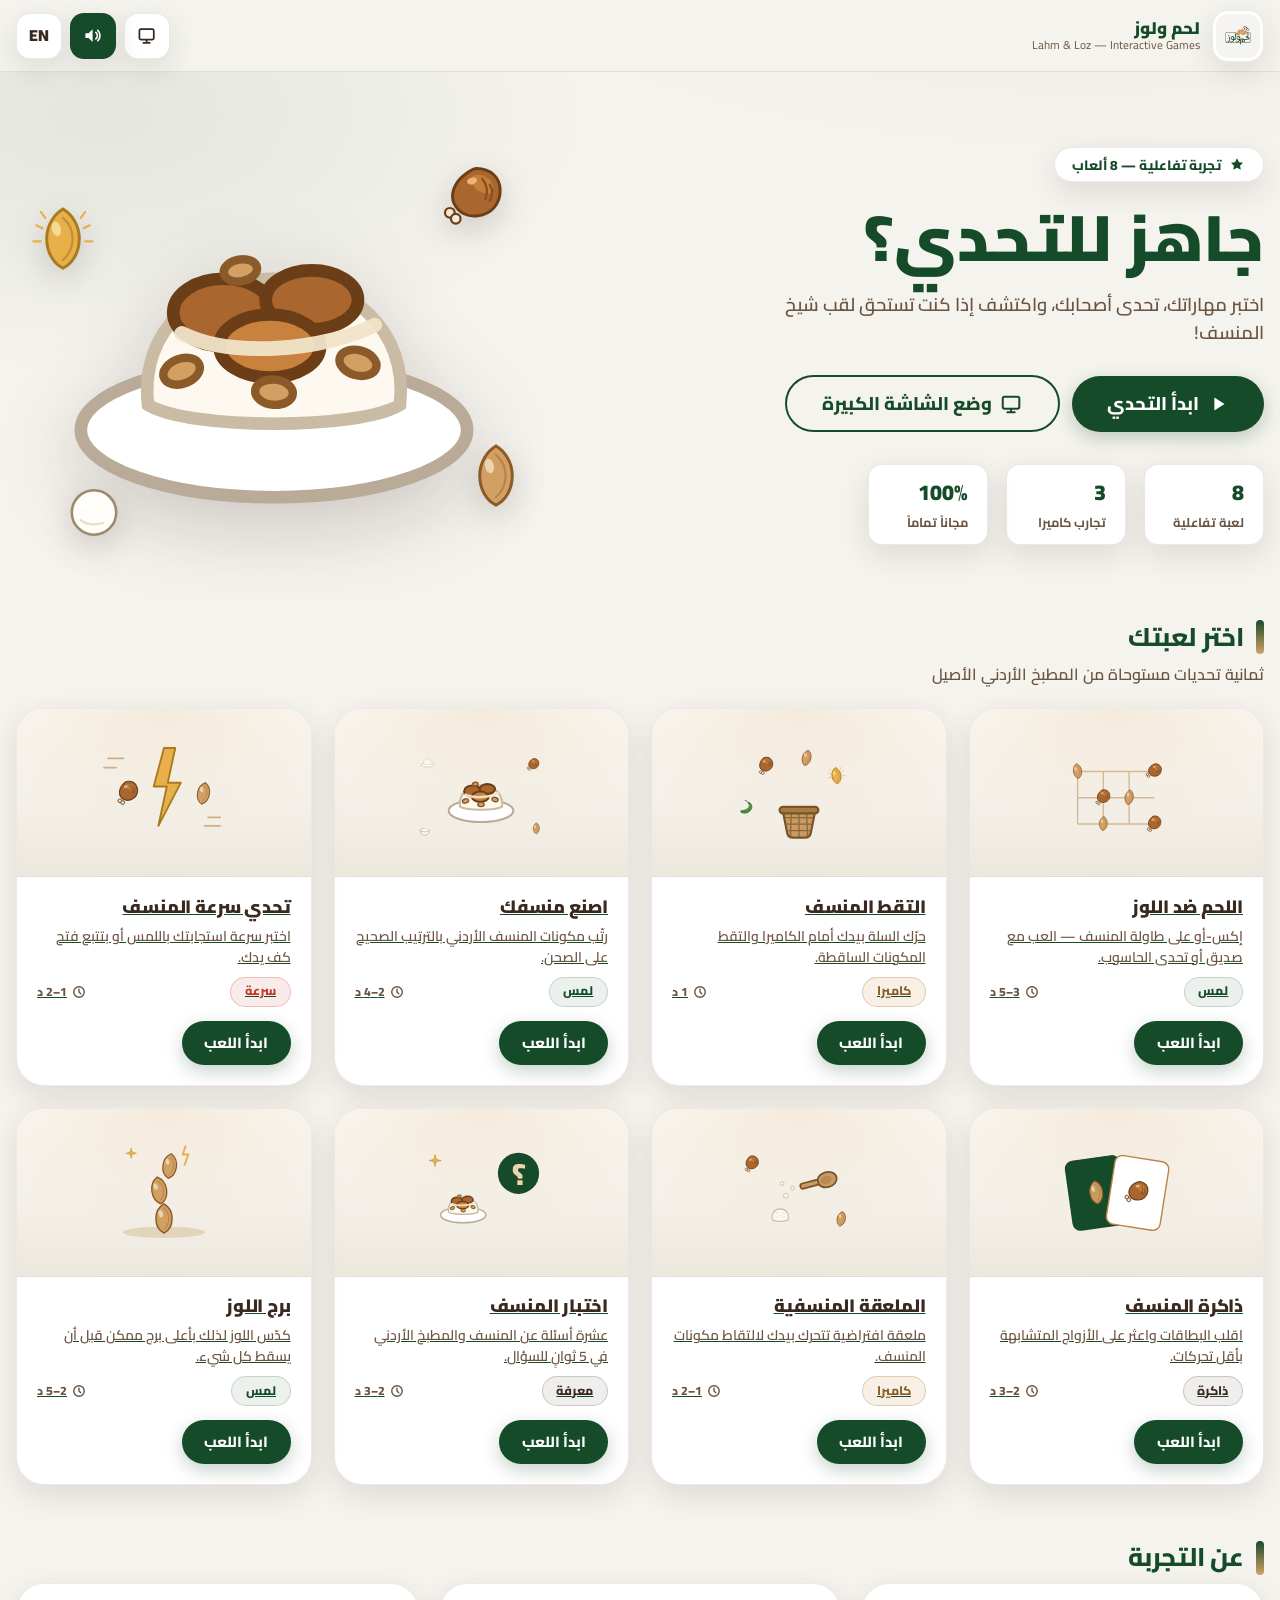
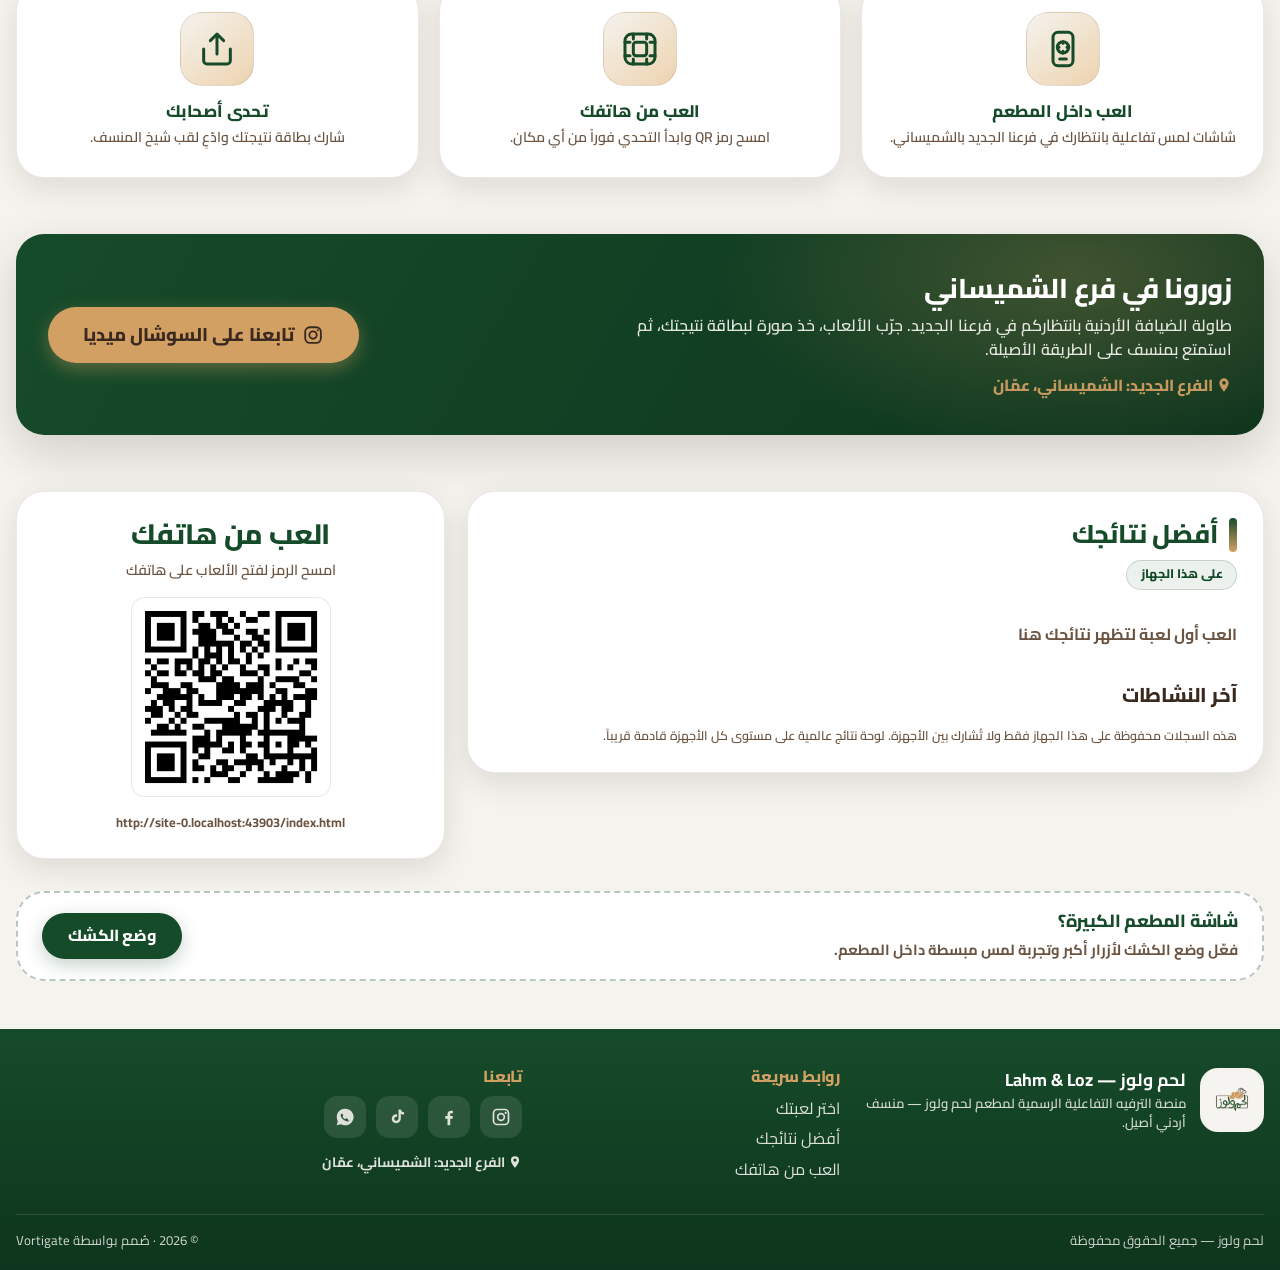
<file: index.html>
<!DOCTYPE html>
<html lang="ar" dir="rtl">
<head>
  <meta charset="UTF-8">
  <meta name="viewport" content="width=device-width, initial-scale=1.0, viewport-fit=cover">
  <title>لحم ولوز | جاهز للتحدي؟ — ألعاب المنسف التفاعلية</title>
  <meta name="description" content="منصة الألعاب التفاعلية لمطعم لحم ولوز — ثمانية تحديات عن المنسف الأردني داخل المطعم ومن هاتفك.">
  <link rel="icon" type="image/jpeg" href="assets/logo/lahm-loz-logo.jpg">
  <link rel="apple-touch-icon" href="assets/logo/lahm-loz-logo.jpg">
  <link rel="stylesheet" href="assets/vendor/bootstrap/bootstrap.min.css">
  <link rel="stylesheet" href="css/global.css">
  <link rel="stylesheet" href="css/homepage.css">
  <link rel="stylesheet" href="css/animations.css">
  <link rel="stylesheet" href="css/responsive.css">
</head>
<body>

  <!-- ================= Header ================= -->
  <header class="ll-header">
    <div class="ll-header-inner">
      <a class="ll-brand" href="index.html">
        <img class="ll-brand-logo" src="assets/logo/lahm-loz-logo.jpg" alt="لحم ولوز Lahm &amp; Loz">
        <span class="ll-brand-name">
          <b>لحم ولوز</b>
          <span>Lahm &amp; Loz — Interactive Games</span>
        </span>
      </a>
      <div class="ll-header-spacer"></div>
      <div class="ll-header-actions">
        <button class="btn-ll btn-ll-icon" data-kiosk-toggle data-i18n-aria="common.kioskEnter" title="Kiosk mode">
          <svg viewBox="0 0 24 24" width="20" height="20" fill="none" stroke="currentColor" stroke-width="2.2" stroke-linecap="round" stroke-linejoin="round"><rect x="3" y="4" width="18" height="13" rx="2"/><path d="M8 21h8M12 17v4"/></svg>
        </button>
        <button class="btn-ll btn-ll-icon" id="ll-sound-btn" aria-label="Sound"></button>
        <button class="btn-ll btn-ll-icon" id="ll-lang-btn" aria-label="Language">EN</button>
      </div>
    </div>
  </header>

  <main>
    <!-- ================= Hero ================= -->
    <section class="ll-hero">
      <div class="ll-hero-grid">
        <div>
          <span class="ll-hero-badge">
            <svg viewBox="0 0 24 24" width="16" height="16" fill="currentColor"><path d="M12 2 15 8l6 .8-4.4 4.2 1.1 6-5.7-3-5.7 3 1.1-6L3 8.8 9 8z"/></svg>
            <span data-i18n="home.badge">تجربة تفاعلية — 8 ألعاب</span>
          </span>
          <h1><span data-i18n="home.heroTitle">جاهز للتحدي؟</span></h1>
          <p class="ll-hero-sub" data-i18n="home.heroSub">اختبر مهاراتك، تحدى أصحابك، واكتشف إذا كنت تستحق لقب شيخ المنسف!</p>
          <div class="ll-hero-ctas">
            <a class="btn-ll btn-ll-lg" href="#games" data-scroll-to="#games">
              <svg viewBox="0 0 24 24" fill="currentColor"><path d="M8 5v14l11-7z"/></svg>
              <span data-i18n="home.ctaStart">ابدأ التحدي</span>
            </a>
            <button class="btn-ll btn-ll-lg btn-ll-outline" data-kiosk-toggle>
              <svg viewBox="0 0 24 24" width="20" height="20" fill="none" stroke="currentColor" stroke-width="2.2" stroke-linecap="round" stroke-linejoin="round"><rect x="3" y="4" width="18" height="13" rx="2"/><path d="M8 21h8M12 17v4"/></svg>
              <span data-i18n="home.ctaKiosk">وضع الشاشة الكبيرة</span>
            </button>
          </div>
          <div class="ll-hero-stats">
            <div class="ll-hero-stat"><b data-i18n="home.statGamesN">8</b><span data-i18n="home.statGames">لعبة تفاعلية</span></div>
            <div class="ll-hero-stat"><b data-i18n="home.statCamN">3</b><span data-i18n="home.statCam">تجارب كاميرا</span></div>
            <div class="ll-hero-stat"><b data-i18n="home.statFreeN">100%</b><span data-i18n="home.statFree">مجاناً تماماً</span></div>
          </div>
        </div>
        <div class="ll-hero-art" aria-hidden="true">
          <div class="plate" data-art="mansaf"></div>
          <div class="orbit o1" data-art="meat"></div>
          <div class="orbit o2" data-art="almond"></div>
          <div class="orbit o3" data-art="golden-almond"></div>
          <div class="orbit o4" data-art="jameed-ball"></div>
        </div>
      </div>
    </section>

    <!-- ================= Challenge banner (from shared link) ================= -->
    <section class="ll-challenge-banner" id="ll-challenge-banner" hidden></section>

    <!-- ================= Games grid ================= -->
    <section class="ll-games-section" id="games">
      <div class="ll-section-title">
        <span class="bar"></span>
        <h2 data-i18n="home.gamesTitle">اختر لعبتك</h2>
      </div>
      <p style="color:var(--ll-brown-soft);font-weight:600;margin-bottom:1.4rem" data-i18n="home.gamesSub">ثمانية تحديات مستوحاة من المطبخ الأردني الأصيل</p>
      <div class="ll-games-grid" id="ll-games-grid"><!-- cards render via JS --></div>
    </section>

    <!-- ================= About ================= -->
    <section class="ll-about">
      <div class="ll-section-title">
        <span class="bar"></span>
        <h2 data-i18n="home.aboutTitle">عن التجربة</h2>
      </div>
      <div class="ll-about-grid">
        <div class="ll-card ll-about-card">
          <div class="icon">
            <svg viewBox="0 0 24 24" fill="none" stroke="#164B2A" stroke-width="1.8" stroke-linecap="round"><rect x="6" y="2" width="12" height="20" rx="3"/><path d="M10 18h4"/><circle cx="12" cy="11" r="3.4"/><path d="M12 7.6v1m0 4.8v1M8.6 11h1m4.8 0h1"/></svg>
          </div>
          <h3 data-i18n="home.about1T">العب داخل المطعم</h3>
          <p data-i18n="home.about1B">شاشات لمس تفاعلية بانتظارك في فرعنا الجديد بالشميساني.</p>
        </div>
        <div class="ll-card ll-about-card">
          <div class="icon">
            <svg viewBox="0 0 24 24" fill="none" stroke="#164B2A" stroke-width="1.8" stroke-linecap="round"><rect x="3" y="3" width="18" height="18" rx="4"/><rect x="8" y="8" width="8" height="8" rx="1.6"/><path d="M8 3v3M16 3v3M8 18v3M16 18v3M3 8h3M3 16h3M18 8h3M18 16h3"/></svg>
          </div>
          <h3 data-i18n="home.about2T">العب من هاتفك</h3>
          <p data-i18n="home.about2B">امسح رمز QR وابدأ التحدي فوراً من أي مكان.</p>
        </div>
        <div class="ll-card ll-about-card">
          <div class="icon">
            <svg viewBox="0 0 24 24" fill="none" stroke="#164B2A" stroke-width="1.8" stroke-linecap="round" stroke-linejoin="round"><path d="M4 12v7a2 2 0 0 0 2 2h12a2 2 0 0 0 2-2v-7"/><path d="M12 15V3m0 0 4 4m-4-4-4 4"/></svg>
          </div>
          <h3 data-i18n="home.about3T">تحدى أصحابك</h3>
          <p data-i18n="home.about3B">شارك بطاقة نتيجتك وادّعِ لقب شيخ المنسف.</p>
        </div>
      </div>
    </section>

    <!-- ================= Branch CTA ================= -->
    <section class="ll-branch">
      <div class="ll-branch-inner">
        <div>
          <h2 data-i18n="home.branchTitle">زورونا في فرع الشميساني</h2>
          <p data-i18n="home.branchText">طاولة الضيافة الأردنية بانتظاركم في فرعنا الجديد. جرّب الألعاب، خذ صورة لبطاقة نتيجتك، ثم استمتع بمنسف على الطريقة الأصيلة.</p>
          <p class="ll-branch-pin" style="margin-top:.7rem">
            <svg viewBox="0 0 24 24" width="16" height="16" fill="currentColor" style="vertical-align:-2px"><path d="M12 2a7 7 0 0 0-7 7c0 5.2 7 13 7 13s7-7.8 7-13a7 7 0 0 0-7-7zm0 9.5A2.5 2.5 0 1 1 12 6a2.5 2.5 0 0 1 0 5.5z"/></svg>
            <span data-i18n="footer.branch">الفرع الجديد: الشميساني، عمّان</span>
          </p>
        </div>
        <div class="d-flex flex-column gap-2">
          <a class="btn-ll btn-ll-almond btn-ll-lg" href="#" data-social="instagram">
            <svg viewBox="0 0 24 24" width="18" height="18" fill="none" stroke="currentColor" stroke-width="2" stroke-linecap="round"><rect x="3.5" y="3.5" width="17" height="17" rx="5"/><circle cx="12" cy="12" r="4"/><circle cx="17.2" cy="6.8" r="1.15" fill="currentColor" stroke="none"/></svg>
            <span data-i18n="home.branchCta">تابعنا على السوشال ميديا</span>
          </a>
        </div>
      </div>
    </section>

    <!-- ================= Optional promo block (configured in js/config.js) ================= -->
    <section class="ll-games-section" data-promo hidden>
      <div class="ll-card" style="border:2px dashed var(--ll-almond);text-align:center">
        <h3 class="text-ll-green" data-promo-msg style="margin-bottom:.3rem"></h3>
        <p style="font-weight:800;font-size:1.2rem;color:var(--ll-almond-deep)" data-promo-offer></p>
        <p style="font-weight:700;color:var(--ll-brown-soft)">
          <span data-i18n="home.promoCode">كود العرض:</span>
          <code style="background:var(--ll-cream);padding:.2rem .7rem;border-radius:8px;font-weight:900;font-size:1.05rem" data-promo-code></code>
        </p>
        <a class="btn-ll" data-promo-cta href="#"></a>
      </div>
    </section>

    <!-- ================= Leaderboard + QR ================= -->
    <section class="ll-lb-section">
      <div class="ll-lb-grid">
        <div class="ll-card">
          <div class="ll-section-title">
            <span class="bar"></span>
            <h2 data-i18n="home.lbTitle">أفضل نتائجك</h2>
          </div>
          <span class="ll-chip" data-i18n="home.lbDevice">على هذا الجهاز</span>
          <div id="ll-lb-body" style="margin-top:1rem"></div>
          <h5 style="margin-top:1.3rem;color:var(--ll-brown)" data-i18n="home.historyTitle">آخر النشاطات</h5>
          <ul class="ll-history-list" id="ll-lb-history"></ul>
          <p class="ll-lb-note" data-i18n="home.lbNote">هذه السجلات محفوظة على هذا الجهاز فقط ولا تُشارك بين الأجهزة. لوحة نتائج عالمية على مستوى كل الأجهزة قادمة قريباً.</p>
        </div>
        <div class="ll-card ll-qr-card">
          <h3 class="text-ll-green" data-i18n="home.qrTitle">العب من هاتفك</h3>
          <p style="color:var(--ll-brown-soft);font-weight:600;font-size:.9rem;margin:0" data-i18n="home.qrSub">امسح الرمز لفتح الألعاب على هاتفك</p>
          <div class="qr-holder" id="ll-qr-holder"></div>
          <div class="url" id="ll-qr-url"></div>
        </div>
      </div>
    </section>

    <!-- ================= Kiosk note ================= -->
    <section class="ll-kiosk-note">
      <div class="inner">
        <div>
          <h3 class="text-ll-green" style="font-size:1.1rem" data-i18n="home.kioskTitle">شاشة المطعم الكبيرة؟</h3>
          <p data-i18n="home.kioskText">فعّل وضع الكشك لأزرار أكبر وتجربة لمس مبسطة داخل المطعم.</p>
        </div>
        <button class="btn-ll" data-kiosk-toggle data-i18n="common.kioskEnter">وضع الكشك</button>
      </div>
    </section>
  </main>

  <!-- ================= Footer ================= -->
  <footer class="ll-footer">
    <div class="ll-footer-inner">
      <div class="row g-4">
        <div class="col-lg-4 col-md-6">
          <div class="ll-footer-brand">
            <img src="assets/logo/lahm-loz-logo.jpg" alt="لحم ولوز">
            <div>
              <b style="font-size:1.1rem;color:var(--ll-white)">لحم ولوز — Lahm &amp; Loz</b>
              <div style="font-size:.82rem;opacity:.85;font-weight:600" data-i18n="footer.about">منصة الترفيه التفاعلية الرسمية لمطعم لحم ولوز — منسف أردني أصيل.</div>
            </div>
          </div>
        </div>
        <div class="col-lg-3 col-md-6">
          <h5 data-i18n="footer.links">روابط سريعة</h5>
          <a href="#games" data-scroll-to="#games" style="display:block;margin-bottom:.4rem" data-i18n="home.gamesTitle">اختر لعبتك</a>
          <a href="#games" data-scroll-to="#games" style="display:block;margin-bottom:.4rem" data-i18n="home.lbTitle">أفضل نتائجك</a>
          <a href="#games" data-scroll-to="#games" style="display:block" data-i18n="home.qrTitle">العب من هاتفك</a>
        </div>
        <div class="col-lg-5 col-md-12">
          <h5 data-i18n="footer.follow">تابعنا</h5>
          <div class="ll-social-links">
            <a href="#" data-social="instagram" aria-label="Instagram">
              <svg viewBox="0 0 24 24"><path d="M7.5 2h9A5.5 5.5 0 0 1 22 7.5v9A5.5 5.5 0 0 1 16.5 22h-9A5.5 5.5 0 0 1 2 16.5v-9A5.5 5.5 0 0 1 7.5 2zm0 2A3.5 3.5 0 0 0 4 7.5v9A3.5 3.5 0 0 0 7.5 20h9a3.5 3.5 0 0 0 3.5-3.5v-9A3.5 3.5 0 0 0 16.5 4h-9zM12 7a5 5 0 1 1 0 10 5 5 0 0 1 0-10zm0 2a3 3 0 1 0 0 6 3 3 0 0 0 0-6zm5.6-3.2a1.3 1.3 0 1 1 0 2.6 1.3 1.3 0 0 1 0-2.6z"/></svg>
            </a>
            <a href="#" data-social="facebook" aria-label="Facebook">
              <svg viewBox="0 0 24 24"><path d="M13.5 22v-8h2.7l.4-3.1h-3.1V8.9c0-.9.25-1.5 1.55-1.5h1.65V4.6c-.3-.04-1.3-.13-2.45-.13-2.4 0-4.05 1.47-4.05 4.17v2.26H7.5V14h2.7v8h3.3z"/></svg>
            </a>
            <a href="#" data-social="tiktok" aria-label="TikTok">
              <svg viewBox="0 0 24 24"><path d="M16.6 3c.35 1.9 1.6 3.2 3.9 3.4v2.7c-1.4.1-2.7-.3-3.9-1.1v5.5c0 3.6-2.5 5.9-5.6 5.9-2.9 0-5.3-2.3-5.3-5.3 0-3.4 3.1-5.8 6.4-5.2v2.8c-1.6-.5-3.4.5-3.4 2.4 0 1.5 1.2 2.5 2.5 2.5 1.5 0 2.6-1.1 2.6-3V3h2.8z"/></svg>
            </a>
            <a href="#" data-social="whatsapp" aria-label="WhatsApp">
              <svg viewBox="0 0 24 24"><path d="M12 2a10 10 0 0 0-8.6 15L2 22l5.2-1.4A10 10 0 1 0 12 2zm5.4 14.1c-.2.6-1.3 1.2-1.8 1.2-.5.1-1 .1-1.7-.1-.4-.1-.9-.3-1.6-.6a12 12 0 0 1-4.6-4c-.5-.8-.9-1.7-.9-2.6 0-.9.5-1.4.7-1.6.2-.2.4-.3.6-.3h.5c.2 0 .4 0 .5.4l.7 1.8c.1.2.1.3 0 .5l-.4.6c-.1.2-.3.3-.1.6.6 1 1.4 1.9 2.4 2.5.3.2.5.2.7-.1l.7-.8c.2-.2.4-.2.6-.1l1.7.8c.3.1.4.3.4.5s0 .8-.4 1.3z"/></svg>
          </a>
          </div>
          <p style="margin-top:.9rem;font-size:.85rem;font-weight:700;opacity:.9">
            <svg viewBox="0 0 24 24" width="14" height="14" fill="currentColor" style="vertical-align:-2px"><path d="M12 2a7 7 0 0 0-7 7c0 5.2 7 13 7 13s7-7.8 7-13a7 7 0 0 0-7-7zm0 9.5A2.5 2.5 0 1 1 12 6a2.5 2.5 0 0 1 0 5.5z"/></svg>
            <span data-i18n="footer.branch">الفرع الجديد: الشميساني، عمّان</span>
          </p>
        </div>
      </div>
      <div class="ll-footer-bottom">
        <span data-i18n="footer.rights">لحم ولوز — جميع الحقوق محفوظة</span>
        <span>© <span data-year>2026</span> · <span data-i18n="footer.madeBy">صُمم بواسطة Vortigate</span></span>
      </div>
    </div>
  </footer>

  <!-- ================= Scripts ================= -->
  <script src="assets/vendor/bootstrap/bootstrap.bundle.min.js" defer></script>
  <script src="assets/vendor/qrcode/qrcode.min.js" defer></script>
  <script src="js/config.js" defer></script>
  <script src="js/games-meta.js" defer></script>
  <script src="js/i18n.js" defer></script>
  <script src="js/storage.js" defer></script>
  <script src="js/sound.js" defer></script>
  <script src="js/illustrations.js" defer></script>
  <script src="js/ui.js" defer></script>
  <script src="js/language.js" defer></script>
  <script src="js/navigation.js" defer></script>
  <script src="js/kiosk.js" defer></script>
  <script src="js/sharing.js" defer></script>
  <script src="js/leaderboard.js" defer></script>
  <script src="js/app.js" defer></script>
</body>
</html>
</file>
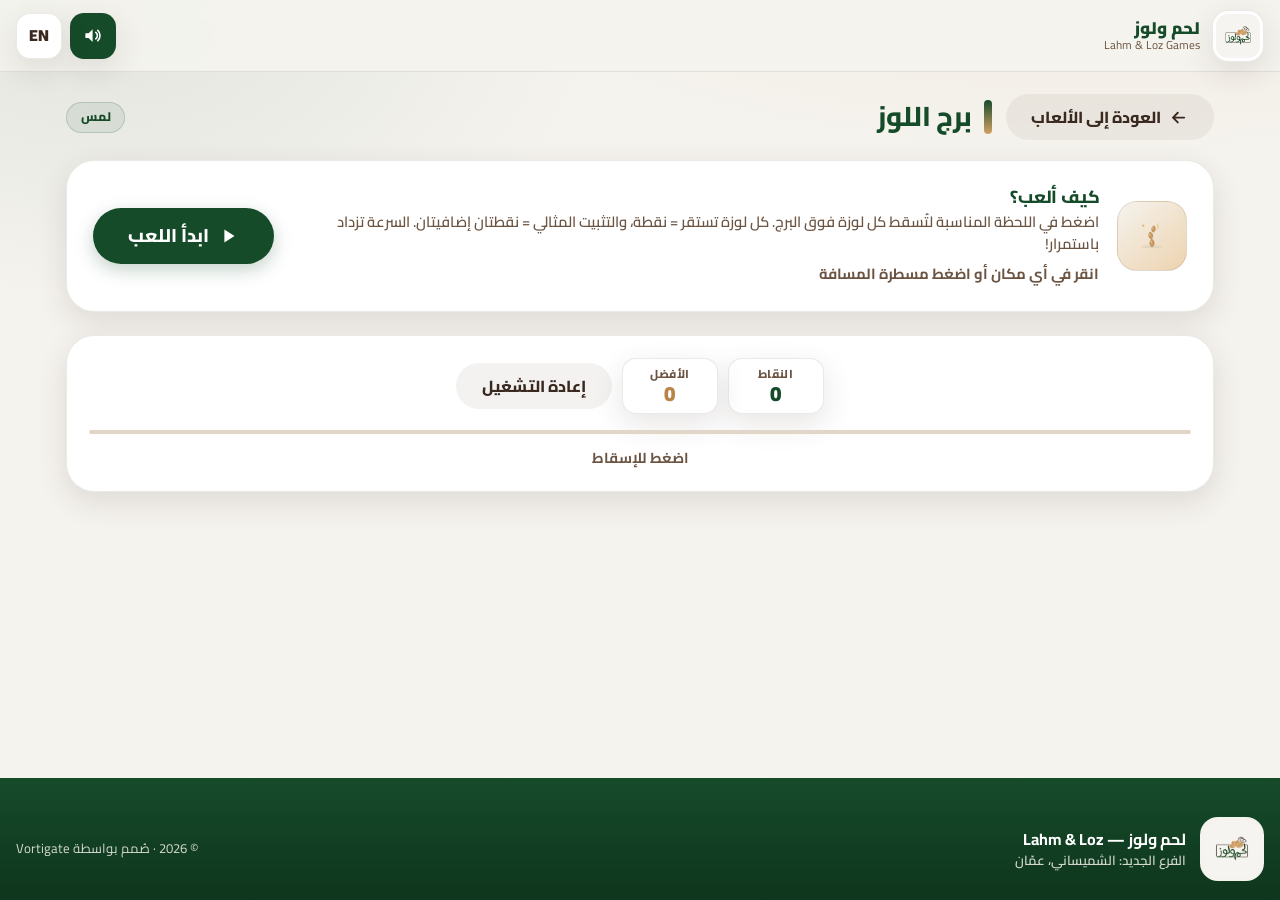
<file: games/almond-stack.html>
<!DOCTYPE html>
<html lang="ar" dir="rtl">
<head>
  <meta charset="UTF-8">
  <meta name="viewport" content="width=device-width, initial-scale=1.0, viewport-fit=cover">
  <title>برج اللوز | لحم ولوز</title>
  <meta name="description" content="كدّس اللوز بأعلى برج ممكن — لعبة فيزيائية من لحم ولوز!">
  <link rel="icon" type="image/jpeg" href="../assets/logo/lahm-loz-logo.jpg">
  <link rel="stylesheet" href="../assets/vendor/bootstrap/bootstrap.min.css">
  <link rel="stylesheet" href="../css/global.css">
  <link rel="stylesheet" href="../css/games.css">
  <link rel="stylesheet" href="../css/animations.css">
  <link rel="stylesheet" href="../css/responsive.css">
</head>
<body data-game="almond-stack">

  <header class="ll-header">
    <div class="ll-header-inner">
      <a class="ll-brand" href="../index.html">
        <img class="ll-brand-logo" src="../assets/logo/lahm-loz-logo.jpg" alt="لحم ولوز Lahm &amp; Loz">
        <span class="ll-brand-name"><b>لحم ولوز</b><span>Lahm &amp; Loz Games</span></span>
      </a>
      <div class="ll-header-spacer"></div>
      <div class="ll-header-actions">
        <button class="btn-ll btn-ll-icon" id="ll-sound-btn" aria-label="Sound"></button>
        <button class="btn-ll btn-ll-icon" id="ll-lang-btn" aria-label="Language">EN</button>
      </div>
    </div>
  </header>

  <main class="ll-game-main">
    <div class="ll-game-head">
      <a class="btn-ll btn-ll-ghost" href="../index.html">
        <svg viewBox="0 0 24 24" width="18" height="18" fill="none" stroke="currentColor" stroke-width="2.4" stroke-linecap="round" stroke-linejoin="round"><path d="M19 12H5m0 0 6 6m-6-6 6-6"/></svg>
        <span data-i18n="common.backHome">العودة إلى الألعاب</span>
      </a>
      <div class="ll-section-title">
        <span class="bar"></span>
        <h1 data-i18n="stack.title">برج اللوز</h1>
      </div>
      <div class="head-spacer"></div>
      <span class="ll-chip" data-i18n="common.touch">لمس</span>
    </div>

    <section class="ll-card ll-instructions">
      <div class="inst-grid">
        <div class="inst-icon" data-art="card-stack"></div>
        <div>
          <h2 data-i18n="common.howPlay">كيف ألعب؟</h2>
          <p data-i18n="stack.inst">اضغط في اللحظة المناسبة لتُسقط كل لوزة فوق البرج. كل لوزة تستقر = نقطة، والتثبيت المثالي = نقطتان إضافيتان. السرعة تزداد باستمرار!</p>
          <p style="margin-top:.5rem;font-weight:700;color:var(--ll-brown-soft)" data-i18n="stack.tapAnywhere">انقر في أي مكان أو اضغط مسطرة المسافة</p>
        </div>
        <button class="btn-ll btn-ll-lg" id="ll-start-btn">
          <svg viewBox="0 0 24 24" fill="currentColor"><path d="M8 5v14l11-7z"/></svg>
          <span data-i18n="common.start">ابدأ اللعب</span>
        </button>
      </div>
    </section>

    <section class="ll-stage" id="ll-stage">
      <div class="ll-hud">
        <div class="ll-hud-item"><div class="label" data-i18n="common.score">النقاط</div><div class="value" id="as-score">0</div></div>
        <div class="ll-hud-item"><div class="label" data-i18n="common.best">الأفضل</div><div class="value almond" id="as-best">0</div></div>
        <button class="btn-ll btn-ll-ghost" id="as-restart" data-i18n="common.restart">إعادة التشغيل</button>
      </div>

      <div class="ll-stack-wrap" id="as-wrap">
        <div id="as-mount"></div>
      </div>
      <p style="text-align:center;font-weight:700;color:var(--ll-brown-soft);font-size:.9rem;margin:.8rem 0 0" id="as-hint" data-i18n="stack.drop">اضغط للإسقاط</p>
    </section>

    <section id="ll-results" class="ll-results" hidden></section>
  </main>

  <footer class="ll-footer">
    <div class="ll-footer-inner">
      <div class="d-flex flex-wrap justify-content-between align-items-center gap-2">
        <div class="ll-footer-brand">
          <img src="../assets/logo/lahm-loz-logo.jpg" alt="لحم ولوز">
          <div>
            <b style="color:var(--ll-white)">لحم ولوز — Lahm &amp; Loz</b>
            <div style="font-size:.82rem;opacity:.85;font-weight:600" data-i18n="footer.branch">الفرع الجديد: الشميساني، عمّان</div>
          </div>
        </div>
        <span style="font-size:.82rem;opacity:.85">© <span data-year>2026</span> · <span data-i18n="footer.madeBy">صُمم بواسطة Vortigate</span></span>
      </div>
    </div>
  </footer>

  <script src="../assets/vendor/bootstrap/bootstrap.bundle.min.js" defer></script>
  <script src="../assets/vendor/phaser/phaser.min.js" defer></script>
  <script src="../assets/vendor/qrcode/qrcode.min.js" defer></script>
  <script src="../js/config.js" defer></script>
  <script src="../js/games-meta.js" defer></script>
  <script src="../js/i18n.js" defer></script>
  <script src="../js/storage.js" defer></script>
  <script src="../js/sound.js" defer></script>
  <script src="../js/illustrations.js" defer></script>
  <script src="../js/ui.js" defer></script>
  <script src="../js/language.js" defer></script>
  <script src="../js/navigation.js" defer></script>
  <script src="../js/kiosk.js" defer></script>
  <script src="../js/sharing.js" defer></script>
  <script src="../js/leaderboard.js" defer></script>
  <script src="../js/games/almond-stack.js" defer></script>
</body>
</html>
</file>
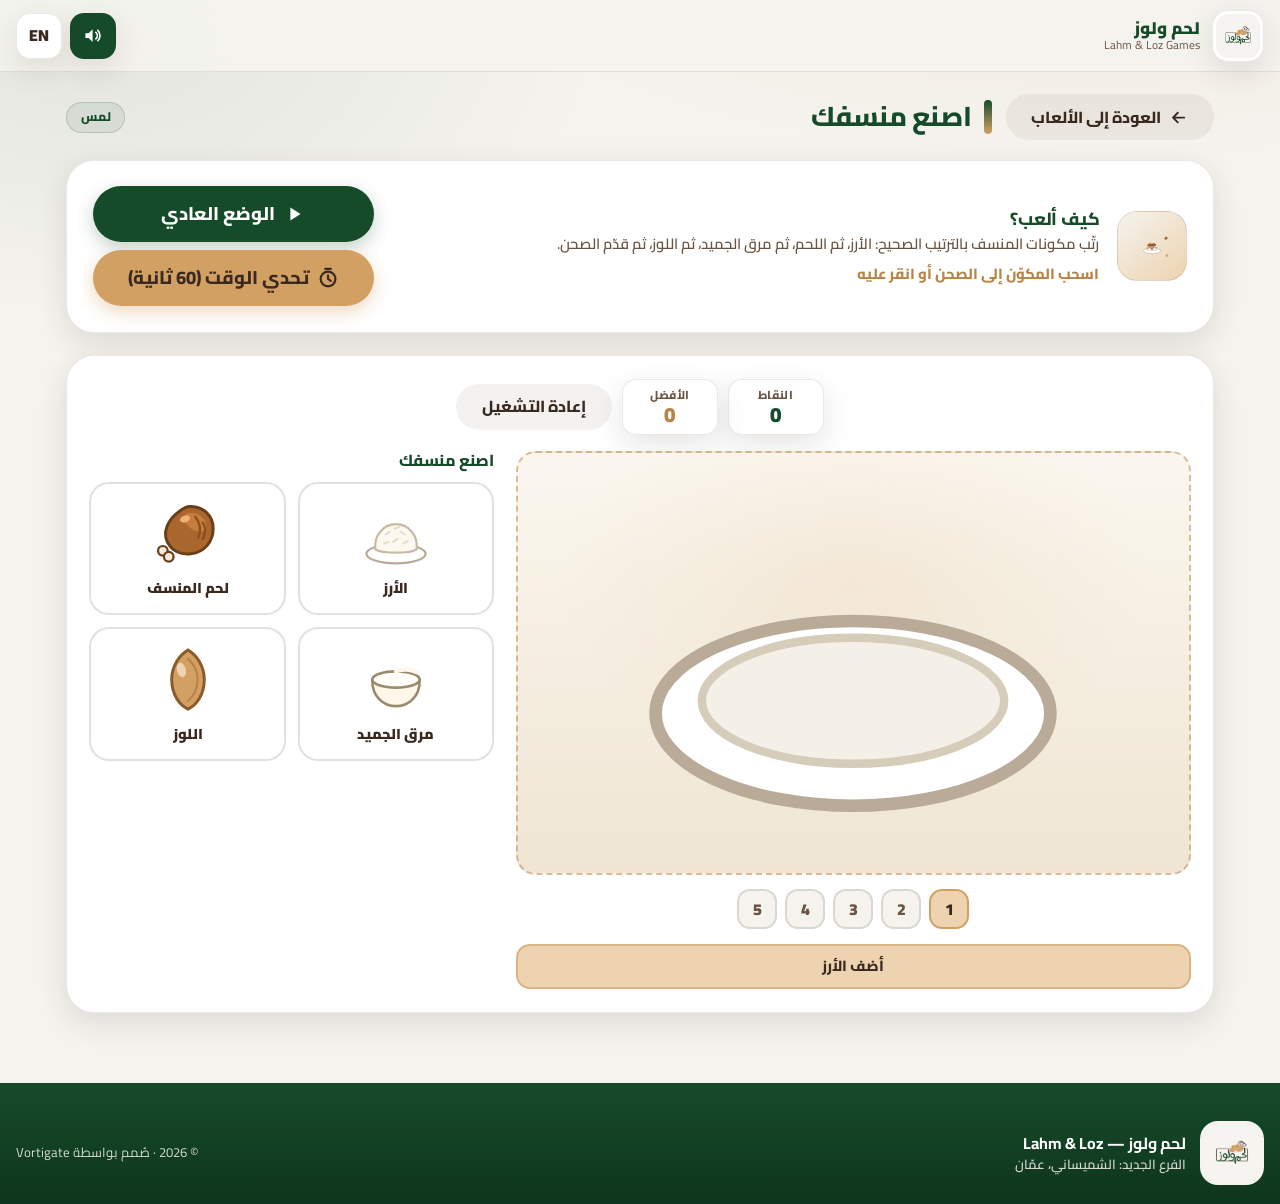
<file: games/build-your-mansaf.html>
<!DOCTYPE html>
<html lang="ar" dir="rtl">
<head>
  <meta charset="UTF-8">
  <meta name="viewport" content="width=device-width, initial-scale=1.0, viewport-fit=cover">
  <title>اصنع منسفك | لحم ولوز</title>
  <meta name="description" content="رتّب مكونات المنسف الأردني بالترتيب الصحيح واصنع صحنك!">
  <link rel="icon" type="image/jpeg" href="../assets/logo/lahm-loz-logo.jpg">
  <link rel="stylesheet" href="../assets/vendor/bootstrap/bootstrap.min.css">
  <link rel="stylesheet" href="../css/global.css">
  <link rel="stylesheet" href="../css/games.css">
  <link rel="stylesheet" href="../css/animations.css">
  <link rel="stylesheet" href="../css/responsive.css">
</head>
<body data-game="build-your-mansaf">

  <header class="ll-header">
    <div class="ll-header-inner">
      <a class="ll-brand" href="../index.html">
        <img class="ll-brand-logo" src="../assets/logo/lahm-loz-logo.jpg" alt="لحم ولوز Lahm &amp; Loz">
        <span class="ll-brand-name"><b>لحم ولوز</b><span>Lahm &amp; Loz Games</span></span>
      </a>
      <div class="ll-header-spacer"></div>
      <div class="ll-header-actions">
        <button class="btn-ll btn-ll-icon" id="ll-sound-btn" aria-label="Sound"></button>
        <button class="btn-ll btn-ll-icon" id="ll-lang-btn" aria-label="Language">EN</button>
      </div>
    </div>
  </header>

  <main class="ll-game-main">
    <div class="ll-game-head">
      <a class="btn-ll btn-ll-ghost" href="../index.html">
        <svg viewBox="0 0 24 24" width="18" height="18" fill="none" stroke="currentColor" stroke-width="2.4" stroke-linecap="round" stroke-linejoin="round"><path d="M19 12H5m0 0 6 6m-6-6 6-6"/></svg>
        <span data-i18n="common.backHome">العودة إلى الألعاب</span>
      </a>
      <div class="ll-section-title">
        <span class="bar"></span>
        <h1 data-i18n="build.title">اصنع منسفك</h1>
      </div>
      <div class="head-spacer"></div>
      <span class="ll-chip" data-i18n="common.touch">لمس</span>
    </div>

    <section class="ll-card ll-instructions">
      <div class="inst-grid">
        <div class="inst-icon" data-art="card-build"></div>
        <div>
          <h2 data-i18n="common.howPlay">كيف ألعب؟</h2>
          <p data-i18n="build.inst">رتّب مكونات المنسف بالترتيب الصحيح: الأرز، ثم اللحم، ثم مرق الجميد، ثم اللوز، ثم قدّم الصحن.</p>
          <p style="margin-top:.5rem;font-weight:800;color:var(--ll-almond-deep)" data-i18n="build.dragHint">اسحب المكوّن إلى الصحن أو انقر عليه</p>
        </div>
        <div class="d-flex flex-column gap-2">
          <button class="btn-ll btn-ll-lg" id="ll-start-btn" data-mode="normal">
            <svg viewBox="0 0 24 24" fill="currentColor"><path d="M8 5v14l11-7z"/></svg>
            <span data-i18n="build.normal">الوضع العادي</span>
          </button>
          <button class="btn-ll btn-ll-lg btn-ll-almond" id="ll-start-timed" data-mode="timed">
            <svg viewBox="0 0 24 24" width="18" height="18" fill="none" stroke="currentColor" stroke-width="2.4" stroke-linecap="round"><circle cx="12" cy="13" r="8"/><path d="M12 9v4l3 2M9 2h6"/></svg>
            <span data-i18n="build.timed">تحدي الوقت (60 ثانية)</span>
          </button>
        </div>
      </div>
    </section>

    <section class="ll-stage" id="ll-stage">
      <div class="ll-hud">
        <div class="ll-hud-item"><div class="label" data-i18n="common.score">النقاط</div><div class="value" id="bd-score">0</div></div>
        <div class="ll-hud-item" id="bd-time-box" style="display:none"><div class="label" data-i18n="build.timeLeft">الوقت المتبقي</div><div class="value danger" id="bd-time">60</div></div>
        <div class="ll-hud-item"><div class="label" data-i18n="common.best">الأفضل</div><div class="value almond" id="bd-best">0</div></div>
        <button class="btn-ll btn-ll-ghost" id="bd-restart" data-i18n="common.restart">إعادة التشغيل</button>
      </div>

      <div class="ll-build-grid">
        <div>
          <div class="ll-build-plate-wrap" id="bd-plate-wrap">
            <div class="ll-build-plate-art" id="bd-plate-art"></div>
          </div>
          <div class="ll-build-steps" id="bd-steps">
            <span class="step" data-step="1">1</span>
            <span class="step" data-step="2">2</span>
            <span class="step" data-step="3">3</span>
            <span class="step" data-step="4">4</span>
            <span class="step" data-step="5">5</span>
          </div>
          <div class="ll-build-target-hint" id="bd-hint" style="margin-top:.9rem" data-i18n="build.stepRice">أضف الأرز</div>
        </div>
        <div class="ll-build-tray">
          <h3 data-i18n="build.title">اصنع منسفك</h3>
          <div class="ll-build-items" id="bd-items">
            <div class="ll-build-item" data-kind="rice" tabindex="0" role="button">
              <div data-art="rice"></div><div class="iname">الأرز</div>
            </div>
            <div class="ll-build-item" data-kind="meat" tabindex="0" role="button">
              <div data-art="meat"></div><div class="iname">لحم المنسف</div>
            </div>
            <div class="ll-build-item" data-kind="jameed" tabindex="0" role="button">
              <div data-art="jameed"></div><div class="iname">مرق الجميد</div>
            </div>
            <div class="ll-build-item" data-kind="almond" tabindex="0" role="button">
              <div data-art="almond"></div><div class="iname">اللوز</div>
            </div>
          </div>
          <button class="btn-ll btn-ll-lg" id="bd-serve" style="display:none">
            <svg viewBox="0 0 24 24" width="18" height="18" fill="none" stroke="currentColor" stroke-width="2.2" stroke-linecap="round" stroke-linejoin="round"><path d="M4 13h16l-2 7H6l-2-7zM12 4v4m-5-2 1.5 2m8.5-2-1.5 2"/></svg>
            <span data-i18n="build.serveBtn">قدّم الصحن</span>
          </button>
        </div>
      </div>
    </section>

    <section id="ll-results" class="ll-results" hidden></section>
  </main>

  <footer class="ll-footer">
    <div class="ll-footer-inner">
      <div class="d-flex flex-wrap justify-content-between align-items-center gap-2">
        <div class="ll-footer-brand">
          <img src="../assets/logo/lahm-loz-logo.jpg" alt="لحم ولوز">
          <div>
            <b style="color:var(--ll-white)">لحم ولوز — Lahm &amp; Loz</b>
            <div style="font-size:.82rem;opacity:.85;font-weight:600" data-i18n="footer.branch">الفرع الجديد: الشميساني، عمّان</div>
          </div>
        </div>
        <span style="font-size:.82rem;opacity:.85">© <span data-year>2026</span> · <span data-i18n="footer.madeBy">صُمم بواسطة Vortigate</span></span>
      </div>
    </div>
  </footer>

  <script src="../assets/vendor/bootstrap/bootstrap.bundle.min.js" defer></script>
  <script src="../assets/vendor/qrcode/qrcode.min.js" defer></script>
  <script src="../js/config.js" defer></script>
  <script src="../js/games-meta.js" defer></script>
  <script src="../js/i18n.js" defer></script>
  <script src="../js/storage.js" defer></script>
  <script src="../js/sound.js" defer></script>
  <script src="../js/illustrations.js" defer></script>
  <script src="../js/ui.js" defer></script>
  <script src="../js/language.js" defer></script>
  <script src="../js/navigation.js" defer></script>
  <script src="../js/kiosk.js" defer></script>
  <script src="../js/sharing.js" defer></script>
  <script src="../js/leaderboard.js" defer></script>
  <script src="../js/games/build-your-mansaf.js" defer></script>
</body>
</html>
</file>
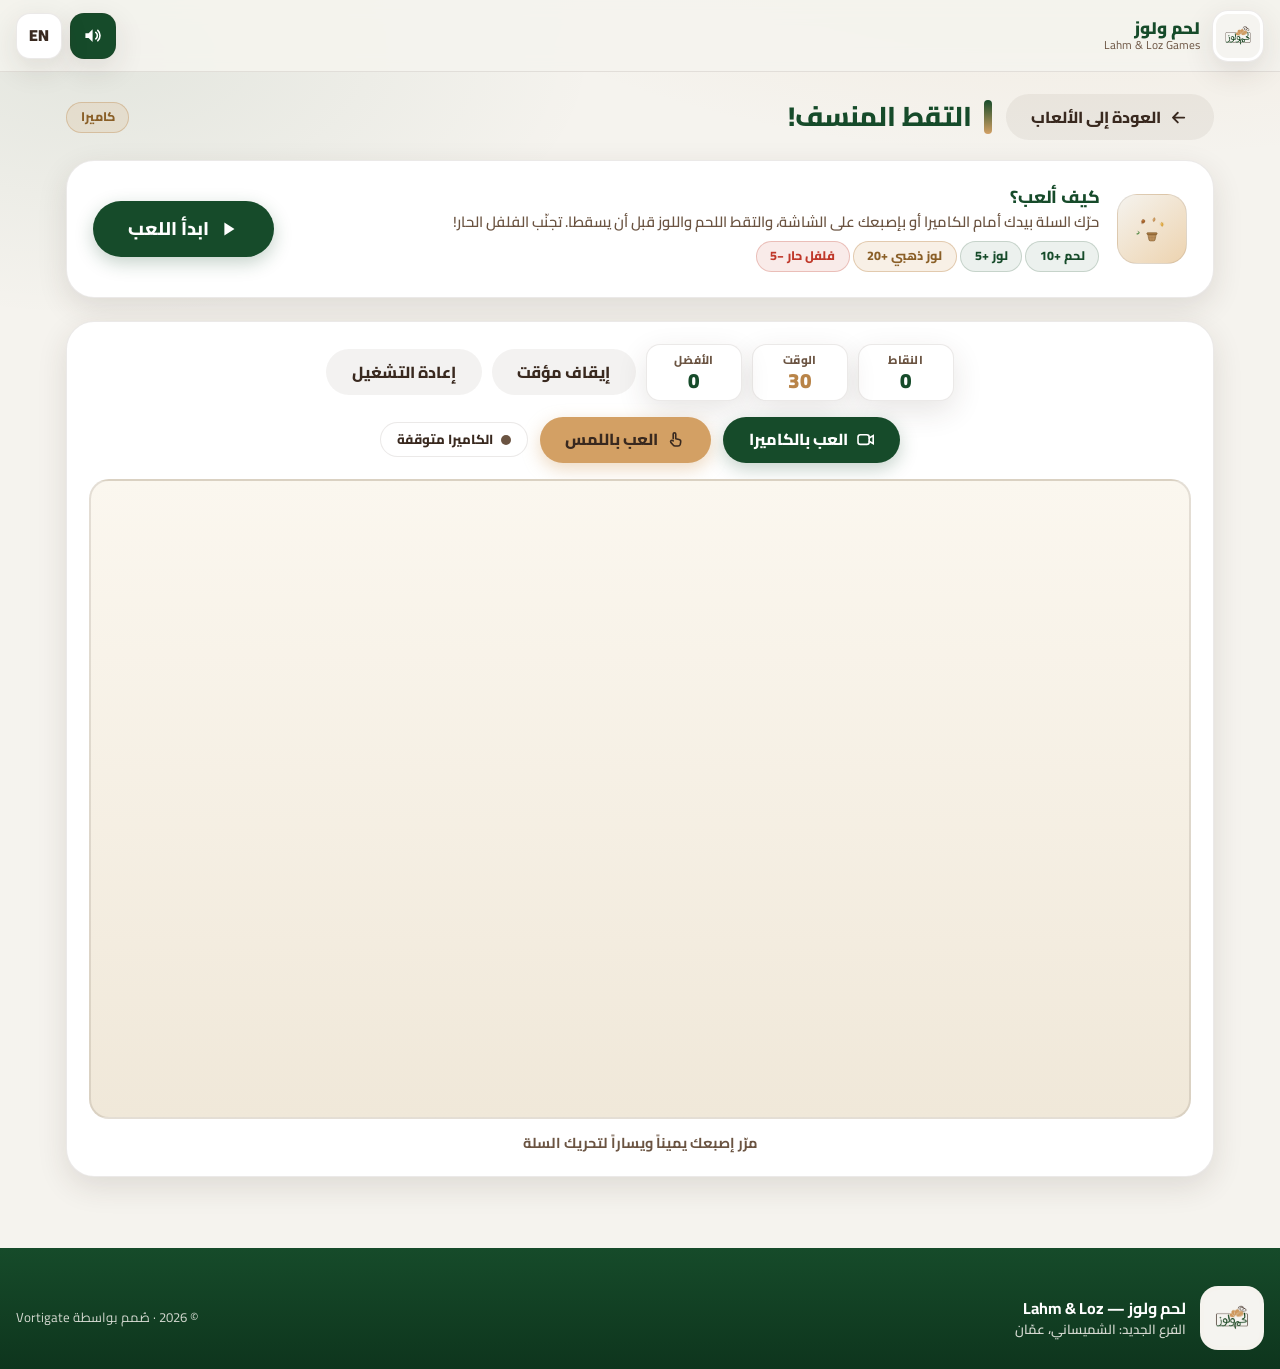
<file: games/catch-the-mansaf.html>
<!DOCTYPE html>
<html lang="ar" dir="rtl">
<head>
  <meta charset="UTF-8">
  <meta name="viewport" content="width=device-width, initial-scale=1.0, viewport-fit=cover">
  <title>التقط المنسف! | لحم ولوز</title>
  <meta name="description" content="حرّك السلة بيدك أمام الكاميرا والتقط اللحم واللوز!">
  <link rel="icon" type="image/jpeg" href="../assets/logo/lahm-loz-logo.jpg">
  <link rel="stylesheet" href="../assets/vendor/bootstrap/bootstrap.min.css">
  <link rel="stylesheet" href="../css/global.css">
  <link rel="stylesheet" href="../css/games.css">
  <link rel="stylesheet" href="../css/animations.css">
  <link rel="stylesheet" href="../css/responsive.css">
</head>
<body data-game="catch-the-mansaf">

  <header class="ll-header">
    <div class="ll-header-inner">
      <a class="ll-brand" href="../index.html">
        <img class="ll-brand-logo" src="../assets/logo/lahm-loz-logo.jpg" alt="لحم ولوز Lahm &amp; Loz">
        <span class="ll-brand-name"><b>لحم ولوز</b><span>Lahm &amp; Loz Games</span></span>
      </a>
      <div class="ll-header-spacer"></div>
      <div class="ll-header-actions">
        <button class="btn-ll btn-ll-icon" id="ll-sound-btn" aria-label="Sound"></button>
        <button class="btn-ll btn-ll-icon" id="ll-lang-btn" aria-label="Language">EN</button>
      </div>
    </div>
  </header>

  <main class="ll-game-main">
    <div class="ll-game-head">
      <a class="btn-ll btn-ll-ghost" href="../index.html">
        <svg viewBox="0 0 24 24" width="18" height="18" fill="none" stroke="currentColor" stroke-width="2.4" stroke-linecap="round" stroke-linejoin="round"><path d="M19 12H5m0 0 6 6m-6-6 6-6"/></svg>
        <span data-i18n="common.backHome">العودة إلى الألعاب</span>
      </a>
      <div class="ll-section-title">
        <span class="bar"></span>
        <h1 data-i18n="catch.title">التقط المنسف!</h1>
      </div>
      <div class="head-spacer"></div>
      <span class="ll-chip ll-chip-cam" data-i18n="common.cameraCat">كاميرا</span>
    </div>

    <section class="ll-card ll-instructions">
      <div class="inst-grid">
        <div class="inst-icon" data-art="card-catch"></div>
        <div>
          <h2 data-i18n="common.howPlay">كيف ألعب؟</h2>
          <p data-i18n="catch.inst">حرّك السلة بيدك أمام الكاميرا أو بإصبعك على الشاشة، والتقط اللحم واللوز قبل أن يسقطا. تجنّب الفلفل الحار!</p>
          <p style="margin-top:.5rem;font-size:.85rem;color:var(--ll-brown-soft)">
            <span class="ll-chip" data-i18n="catch.meat">لحم +10</span>
            <span class="ll-chip" data-i18n="catch.almond">لوز +5</span>
            <span class="ll-chip ll-chip-cam" data-i18n="catch.bonus">لوز ذهبي +20</span>
            <span class="ll-chip ll-chip-reflex" data-i18n="catch.bad">فلفل حار −5</span>
          </p>
        </div>
        <button class="btn-ll btn-ll-lg" id="ll-start-btn">
          <svg viewBox="0 0 24 24" fill="currentColor"><path d="M8 5v14l11-7z"/></svg>
          <span data-i18n="common.start">ابدأ اللعب</span>
        </button>
      </div>
    </section>

    <section class="ll-stage" id="ll-stage">
      <div class="ll-hud">
        <div class="ll-hud-item"><div class="label" data-i18n="common.score">النقاط</div><div class="value" id="ct-score">0</div></div>
        <div class="ll-hud-item"><div class="label" data-i18n="common.time">الوقت</div><div class="value almond" id="ct-time">30</div></div>
        <div class="ll-hud-item"><div class="label" data-i18n="common.best">الأفضل</div><div class="value" id="ct-best">0</div></div>
        <button class="btn-ll btn-ll-ghost" id="ct-pause" data-i18n="common.pause">إيقاف مؤقت</button>
        <button class="btn-ll btn-ll-ghost" id="ct-restart" data-i18n="common.restart">إعادة التشغيل</button>
      </div>

      <div class="ll-xo-controls" style="margin-bottom:1rem">
        <button class="btn-ll" id="ct-mode-cam">
          <svg viewBox="0 0 24 24" width="18" height="18" fill="none" stroke="currentColor" stroke-width="2" stroke-linecap="round"><rect x="2.5" y="6" width="14" height="12" rx="3"/><path d="m16.5 10 5-3v10l-5-3"/></svg>
          <span data-i18n="catch.useCam">العب بالكاميرا</span>
        </button>
        <button class="btn-ll btn-ll-almond" id="ct-mode-touch">
          <svg viewBox="0 0 24 24" width="18" height="18" fill="none" stroke="currentColor" stroke-width="2" stroke-linecap="round" stroke-linejoin="round"><path d="M9 11V5a1.6 1.6 0 0 1 3.2 0v6l4.1.8a2.6 2.6 0 0 1 2.1 2.9l-.5 3.1a3 3 0 0 1-3 2.2h-3.6a3 3 0 0 1-2.4-1.2L6 15.5a1.7 1.7 0 0 1 2.4-2.3L9 13.7"/></svg>
          <span data-i18n="catch.useTouch">العب باللمس</span>
        </button>
        <span class="ll-status-pill"><span class="ll-dot" id="ct-cam-dot"></span><span id="ct-cam-status" data-i18n="common.cameraOff">الكاميرا متوقفة</span></span>
      </div>

      <div class="ll-canvas-wrap" id="ct-wrap">
        <canvas id="ct-canvas" width="880" height="520"></canvas>
        <div class="ll-cam-preview" id="ct-cam-preview" style="display:none">
          <video id="ct-video" playsinline muted></video>
          <div class="cam-label" data-i18n="common.cameraOn">الكاميرا تعمل</div>
        </div>
      </div>
      <p style="text-align:center;font-weight:700;color:var(--ll-brown-soft);font-size:.9rem;margin:.8rem 0 0" id="ct-hint" data-i18n="catch.hintTouch">مرّر إصبعك يميناً ويساراً لتحريك السلة</p>
    </section>

    <section id="ll-results" class="ll-results" hidden></section>
  </main>

  <footer class="ll-footer">
    <div class="ll-footer-inner">
      <div class="d-flex flex-wrap justify-content-between align-items-center gap-2">
        <div class="ll-footer-brand">
          <img src="../assets/logo/lahm-loz-logo.jpg" alt="لحم ولوز">
          <div>
            <b style="color:var(--ll-white)">لحم ولوز — Lahm &amp; Loz</b>
            <div style="font-size:.82rem;opacity:.85;font-weight:600" data-i18n="footer.branch">الفرع الجديد: الشميساني، عمّان</div>
          </div>
        </div>
        <span style="font-size:.82rem;opacity:.85">© <span data-year>2026</span> · <span data-i18n="footer.madeBy">صُمم بواسطة Vortigate</span></span>
      </div>
    </div>
  </footer>

  <script src="../assets/vendor/bootstrap/bootstrap.bundle.min.js" defer></script>
  <script src="../assets/vendor/qrcode/qrcode.min.js" defer></script>
  <script src="../js/config.js" defer></script>
  <script src="../js/games-meta.js" defer></script>
  <script src="../js/i18n.js" defer></script>
  <script src="../js/storage.js" defer></script>
  <script src="../js/sound.js" defer></script>
  <script src="../js/illustrations.js" defer></script>
  <script src="../js/ui.js" defer></script>
  <script src="../js/language.js" defer></script>
  <script src="../js/navigation.js" defer></script>
  <script src="../js/kiosk.js" defer></script>
  <script src="../js/sharing.js" defer></script>
  <script src="../js/leaderboard.js" defer></script>
  <script src="../js/mediapipe.js" defer></script>
  <script src="../js/games/catch-the-mansaf.js" defer></script>
</body>
</html>
</file>
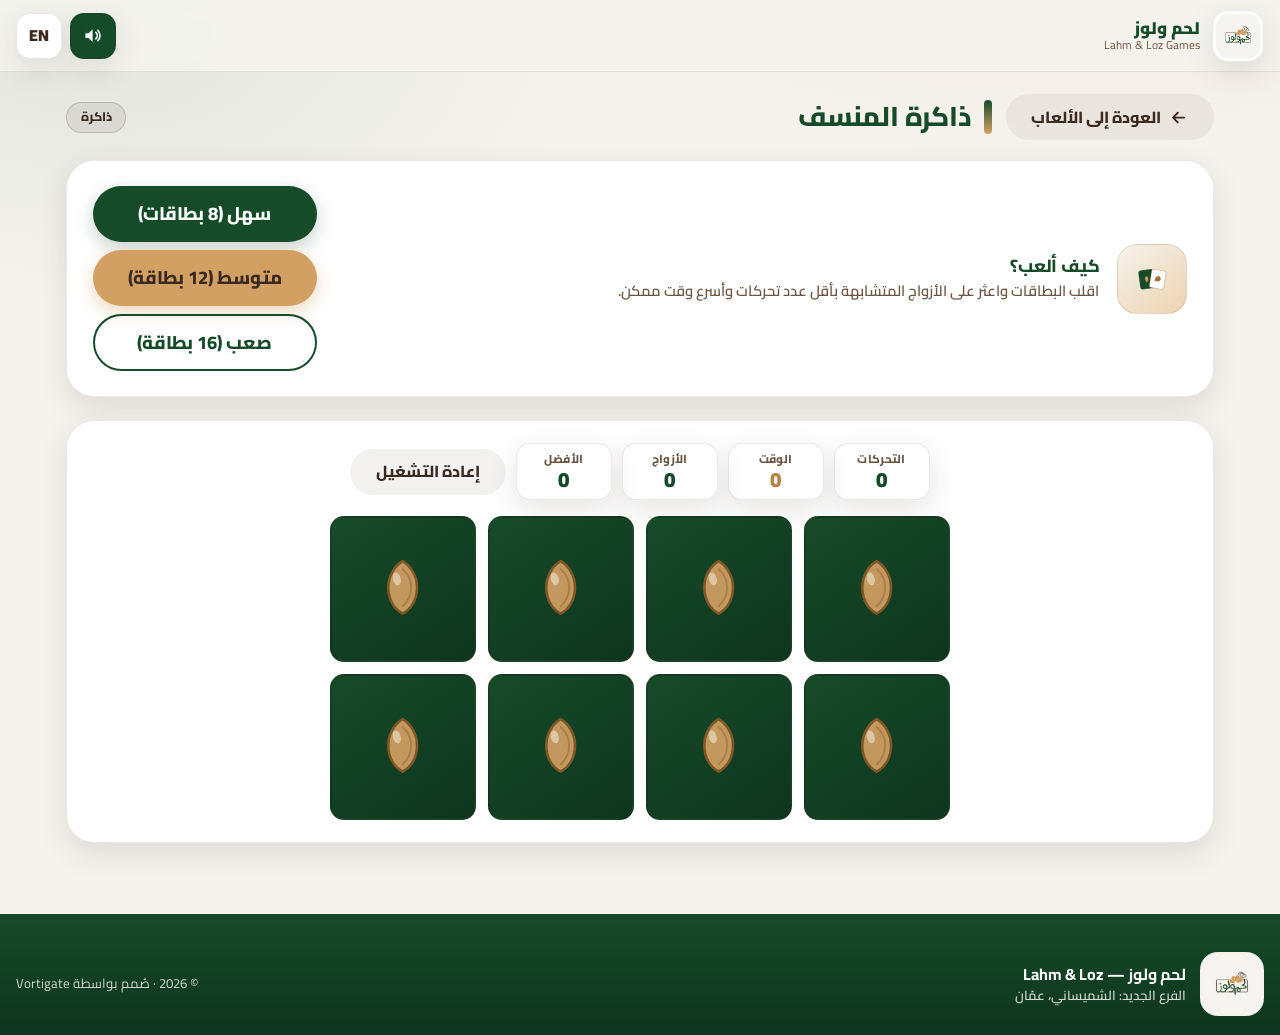
<file: games/mansaf-memory.html>
<!DOCTYPE html>
<html lang="ar" dir="rtl">
<head>
  <meta charset="UTF-8">
  <meta name="viewport" content="width=device-width, initial-scale=1.0, viewport-fit=cover">
  <title>ذاكرة المنسف | لحم ولوز</title>
  <meta name="description" content="لعبة ذاكرة ببطاقات الطعام الأردني — طابق الأزواج!">
  <link rel="icon" type="image/jpeg" href="../assets/logo/lahm-loz-logo.jpg">
  <link rel="stylesheet" href="../assets/vendor/bootstrap/bootstrap.min.css">
  <link rel="stylesheet" href="../css/global.css">
  <link rel="stylesheet" href="../css/games.css">
  <link rel="stylesheet" href="../css/animations.css">
  <link rel="stylesheet" href="../css/responsive.css">
</head>
<body data-game="mansaf-memory">

  <header class="ll-header">
    <div class="ll-header-inner">
      <a class="ll-brand" href="../index.html">
        <img class="ll-brand-logo" src="../assets/logo/lahm-loz-logo.jpg" alt="لحم ولوز Lahm &amp; Loz">
        <span class="ll-brand-name"><b>لحم ولوز</b><span>Lahm &amp; Loz Games</span></span>
      </a>
      <div class="ll-header-spacer"></div>
      <div class="ll-header-actions">
        <button class="btn-ll btn-ll-icon" id="ll-sound-btn" aria-label="Sound"></button>
        <button class="btn-ll btn-ll-icon" id="ll-lang-btn" aria-label="Language">EN</button>
      </div>
    </div>
  </header>

  <main class="ll-game-main">
    <div class="ll-game-head">
      <a class="btn-ll btn-ll-ghost" href="../index.html">
        <svg viewBox="0 0 24 24" width="18" height="18" fill="none" stroke="currentColor" stroke-width="2.4" stroke-linecap="round" stroke-linejoin="round"><path d="M19 12H5m0 0 6 6m-6-6 6-6"/></svg>
        <span data-i18n="common.backHome">العودة إلى الألعاب</span>
      </a>
      <div class="ll-section-title">
        <span class="bar"></span>
        <h1 data-i18n="memory.title">ذاكرة المنسف</h1>
      </div>
      <div class="head-spacer"></div>
      <span class="ll-chip ll-chip-mem" data-i18n="common.memory">ذاكرة</span>
    </div>

    <section class="ll-card ll-instructions">
      <div class="inst-grid">
        <div class="inst-icon" data-art="card-memory"></div>
        <div>
          <h2 data-i18n="common.howPlay">كيف ألعب؟</h2>
          <p data-i18n="memory.inst">اقلب البطاقات واعثر على الأزواج المتشابهة بأقل عدد تحركات وأسرع وقت ممكن.</p>
        </div>
        <div class="d-flex flex-column gap-2">
          <button class="btn-ll btn-ll-lg" data-diff="easy" data-i18n="memory.easy">سهل (8 بطاقات)</button>
          <button class="btn-ll btn-ll-lg btn-ll-almond" data-diff="medium" data-i18n="memory.medium">متوسط (12 بطاقة)</button>
          <button class="btn-ll btn-ll-lg btn-ll-outline" data-diff="hard" data-i18n="memory.hard">صعب (16 بطاقة)</button>
        </div>
      </div>
    </section>

    <section class="ll-stage" id="ll-stage">
      <div class="ll-hud">
        <div class="ll-hud-item"><div class="label" data-i18n="common.moves">التحركات</div><div class="value" id="mm-moves">0</div></div>
        <div class="ll-hud-item"><div class="label" data-i18n="common.time">الوقت</div><div class="value almond" id="mm-time">0</div></div>
        <div class="ll-hud-item"><div class="label" data-i18n="memory.pairs">الأزواج</div><div class="value" id="mm-pairs">0</div></div>
        <div class="ll-hud-item"><div class="label" data-i18n="common.best">الأفضل</div><div class="value" id="mm-best">0</div></div>
        <button class="btn-ll btn-ll-ghost" id="mm-restart" data-i18n="common.restart">إعادة التشغيل</button>
      </div>

      <div class="ll-memory-grid" id="mm-grid" data-cols="4"></div>
    </section>

    <section id="ll-results" class="ll-results" hidden></section>
  </main>

  <footer class="ll-footer">
    <div class="ll-footer-inner">
      <div class="d-flex flex-wrap justify-content-between align-items-center gap-2">
        <div class="ll-footer-brand">
          <img src="../assets/logo/lahm-loz-logo.jpg" alt="لحم ولوز">
          <div>
            <b style="color:var(--ll-white)">لحم ولوز — Lahm &amp; Loz</b>
            <div style="font-size:.82rem;opacity:.85;font-weight:600" data-i18n="footer.branch">الفرع الجديد: الشميساني، عمّان</div>
          </div>
        </div>
        <span style="font-size:.82rem;opacity:.85">© <span data-year>2026</span> · <span data-i18n="footer.madeBy">صُمم بواسطة Vortigate</span></span>
      </div>
    </div>
  </footer>

  <script src="../assets/vendor/bootstrap/bootstrap.bundle.min.js" defer></script>
  <script src="../assets/vendor/qrcode/qrcode.min.js" defer></script>
  <script src="../js/config.js" defer></script>
  <script src="../js/games-meta.js" defer></script>
  <script src="../js/i18n.js" defer></script>
  <script src="../js/storage.js" defer></script>
  <script src="../js/sound.js" defer></script>
  <script src="../js/illustrations.js" defer></script>
  <script src="../js/ui.js" defer></script>
  <script src="../js/language.js" defer></script>
  <script src="../js/navigation.js" defer></script>
  <script src="../js/kiosk.js" defer></script>
  <script src="../js/sharing.js" defer></script>
  <script src="../js/leaderboard.js" defer></script>
  <script src="../js/games/mansaf-memory.js" defer></script>
</body>
</html>
</file>
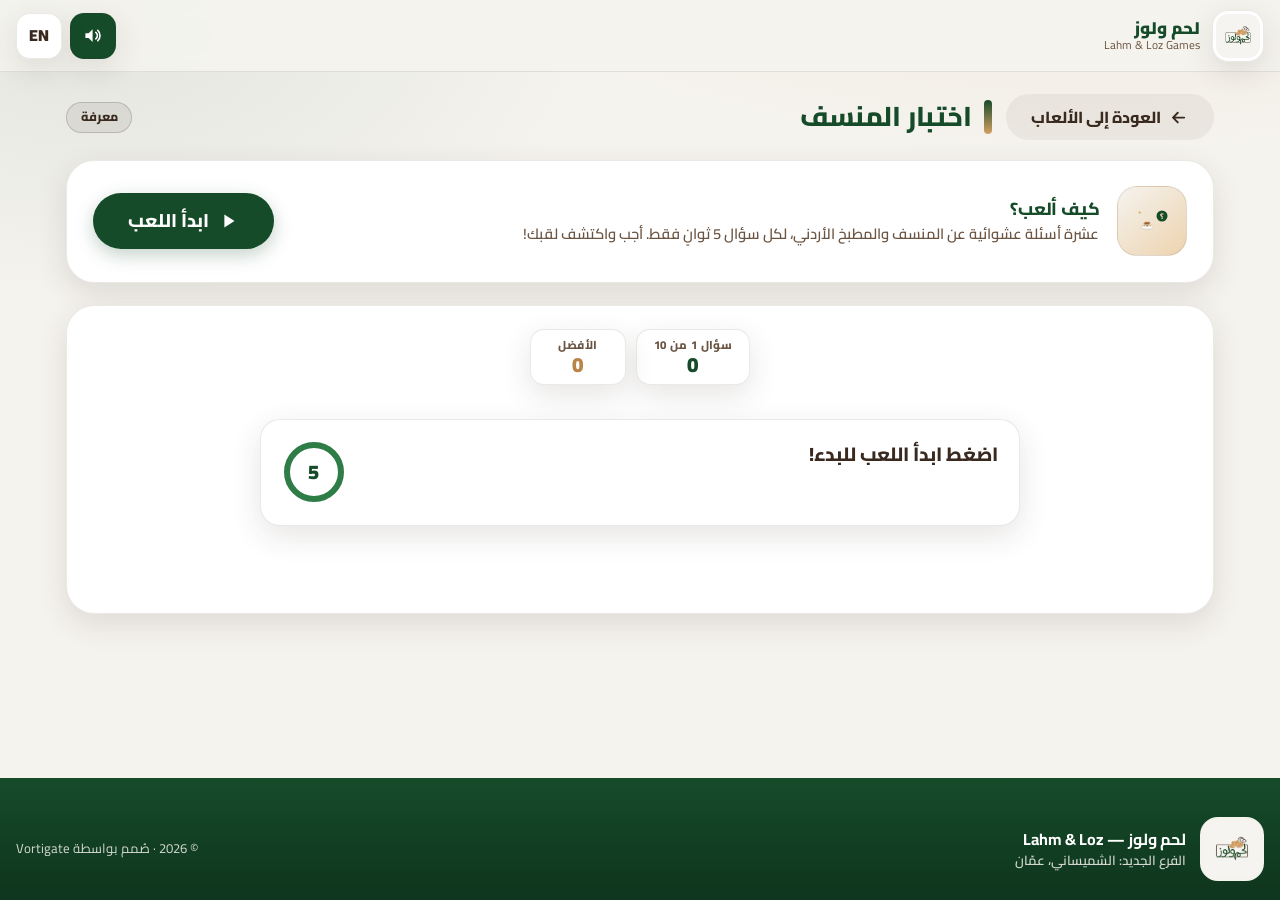
<file: games/mansaf-quiz.html>
<!DOCTYPE html>
<html lang="ar" dir="rtl">
<head>
  <meta charset="UTF-8">
  <meta name="viewport" content="width=device-width, initial-scale=1.0, viewport-fit=cover">
  <title>اختبار المنسف | لحم ولوز</title>
  <meta name="description" content="اختبر معلوماتك عن المنسف والمطبخ الأردني — عشرة أسئلة، خمس ثوانٍ لكل سؤال!">
  <link rel="icon" type="image/jpeg" href="../assets/logo/lahm-loz-logo.jpg">
  <link rel="stylesheet" href="../assets/vendor/bootstrap/bootstrap.min.css">
  <link rel="stylesheet" href="../css/global.css">
  <link rel="stylesheet" href="../css/games.css">
  <link rel="stylesheet" href="../css/animations.css">
  <link rel="stylesheet" href="../css/responsive.css">
</head>
<body data-game="mansaf-quiz">

  <header class="ll-header">
    <div class="ll-header-inner">
      <a class="ll-brand" href="../index.html">
        <img class="ll-brand-logo" src="../assets/logo/lahm-loz-logo.jpg" alt="لحم ولوز Lahm &amp; Loz">
        <span class="ll-brand-name"><b>لحم ولوز</b><span>Lahm &amp; Loz Games</span></span>
      </a>
      <div class="ll-header-spacer"></div>
      <div class="ll-header-actions">
        <button class="btn-ll btn-ll-icon" id="ll-sound-btn" aria-label="Sound"></button>
        <button class="btn-ll btn-ll-icon" id="ll-lang-btn" aria-label="Language">EN</button>
      </div>
    </div>
  </header>

  <main class="ll-game-main">
    <div class="ll-game-head">
      <a class="btn-ll btn-ll-ghost" href="../index.html">
        <svg viewBox="0 0 24 24" width="18" height="18" fill="none" stroke="currentColor" stroke-width="2.4" stroke-linecap="round" stroke-linejoin="round"><path d="M19 12H5m0 0 6 6m-6-6 6-6"/></svg>
        <span data-i18n="common.backHome">العودة إلى الألعاب</span>
      </a>
      <div class="ll-section-title">
        <span class="bar"></span>
        <h1 data-i18n="quiz.title">اختبار المنسف</h1>
      </div>
      <div class="head-spacer"></div>
      <span class="ll-chip ll-chip-mem" data-i18n="common.quizCat">معرفة</span>
    </div>

    <section class="ll-card ll-instructions">
      <div class="inst-grid">
        <div class="inst-icon" data-art="card-quiz"></div>
        <div>
          <h2 data-i18n="common.howPlay">كيف ألعب؟</h2>
          <p data-i18n="quiz.inst">عشرة أسئلة عشوائية عن المنسف والمطبخ الأردني، لكل سؤال 5 ثوانٍ فقط. أجب واكتشف لقبك!</p>
        </div>
        <button class="btn-ll btn-ll-lg" id="ll-start-btn">
          <svg viewBox="0 0 24 24" fill="currentColor"><path d="M8 5v14l11-7z"/></svg>
          <span data-i18n="common.start">ابدأ اللعب</span>
        </button>
      </div>
    </section>

    <section class="ll-stage" id="ll-stage">
      <div class="ll-quiz-wrap">
        <div class="ll-hud" style="margin-bottom:1rem">
          <div class="ll-hud-item"><div class="label" id="qz-progress-label">سؤال 1 من 10</div><div class="value" id="qz-score">0</div></div>
          <div class="ll-hud-item"><div class="label" data-i18n="common.best">الأفضل</div><div class="value almond" id="qz-best">0</div></div>
        </div>

        <div class="ll-quiz-progress" id="qz-dots"></div>

        <div class="ll-quiz-qcard">
          <div class="qtext" id="qz-qtext">...</div>
          <div class="ll-quiz-timer" id="qz-timer">
            <svg viewBox="0 0 64 64">
              <circle class="track" cx="32" cy="32" r="27"></circle>
              <circle class="prog" id="qz-ring" cx="32" cy="32" r="27"></circle>
            </svg>
            <span id="qz-seconds">5</span>
          </div>
        </div>

        <div class="ll-quiz-options" id="qz-options"></div>
        <div class="ll-quiz-feedback" id="qz-feedback"></div>
      </div>
    </section>

    <section id="ll-results" class="ll-results" hidden></section>
  </main>

  <footer class="ll-footer">
    <div class="ll-footer-inner">
      <div class="d-flex flex-wrap justify-content-between align-items-center gap-2">
        <div class="ll-footer-brand">
          <img src="../assets/logo/lahm-loz-logo.jpg" alt="لحم ولوز">
          <div>
            <b style="color:var(--ll-white)">لحم ولوز — Lahm &amp; Loz</b>
            <div style="font-size:.82rem;opacity:.85;font-weight:600" data-i18n="footer.branch">الفرع الجديد: الشميساني، عمّان</div>
          </div>
        </div>
        <span style="font-size:.82rem;opacity:.85">© <span data-year>2026</span> · <span data-i18n="footer.madeBy">صُمم بواسطة Vortigate</span></span>
      </div>
    </div>
  </footer>

  <script src="../assets/vendor/bootstrap/bootstrap.bundle.min.js" defer></script>
  <script src="../assets/vendor/qrcode/qrcode.min.js" defer></script>
  <script src="../js/config.js" defer></script>
  <script src="../js/games-meta.js" defer></script>
  <script src="../js/i18n.js" defer></script>
  <script src="../js/storage.js" defer></script>
  <script src="../js/sound.js" defer></script>
  <script src="../js/illustrations.js" defer></script>
  <script src="../js/ui.js" defer></script>
  <script src="../js/language.js" defer></script>
  <script src="../js/navigation.js" defer></script>
  <script src="../js/kiosk.js" defer></script>
  <script src="../js/sharing.js" defer></script>
  <script src="../js/leaderboard.js" defer></script>
  <script src="../js/games/quiz-data.js" defer></script>
  <script src="../js/games/mansaf-quiz.js" defer></script>
</body>
</html>
</file>
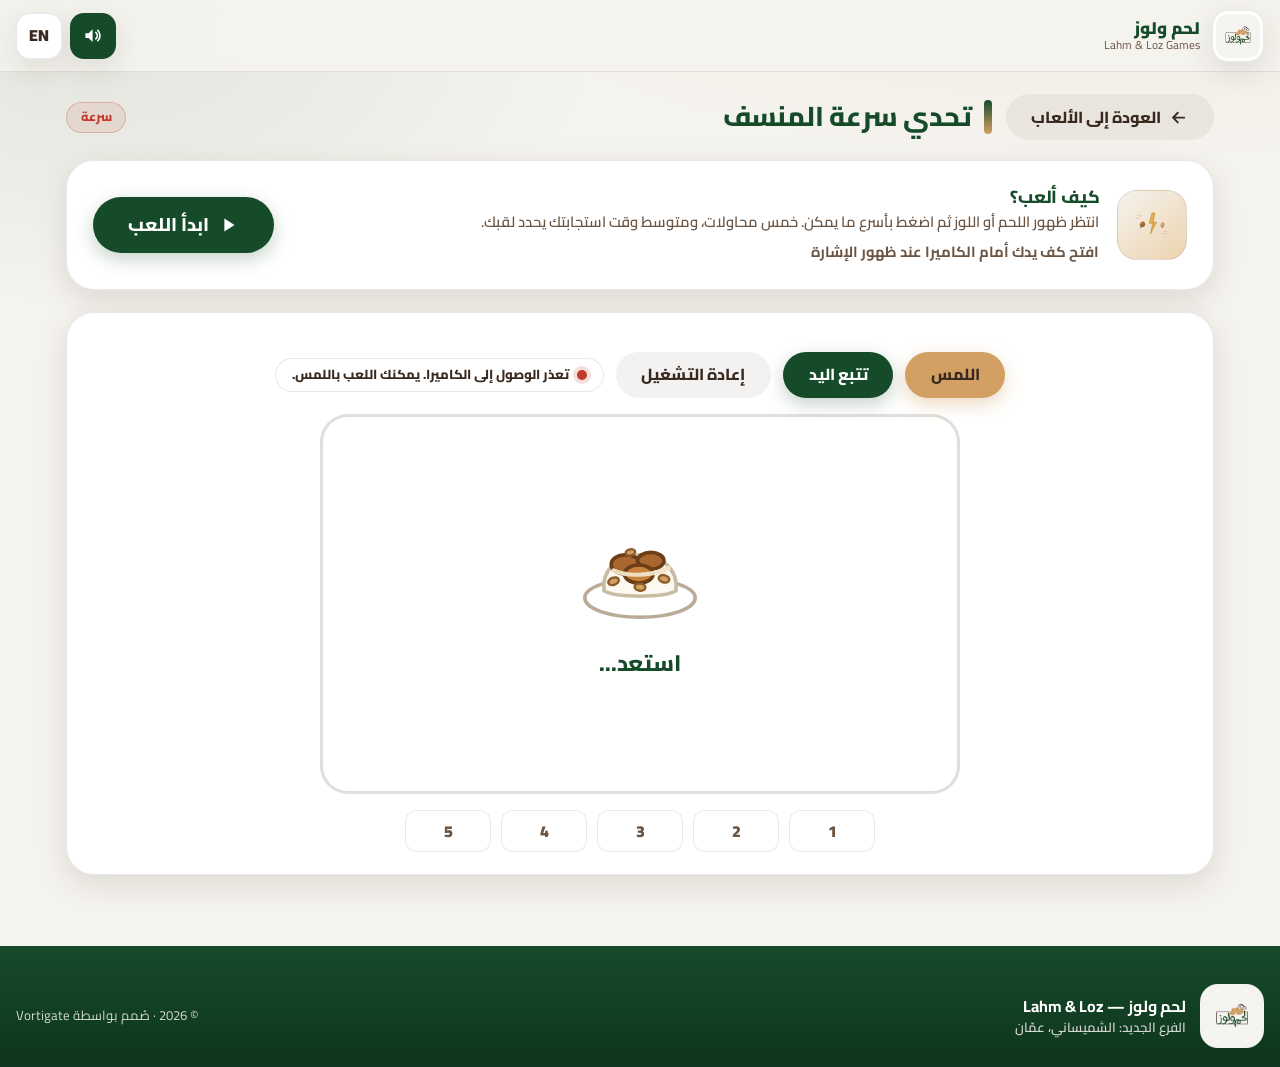
<file: games/mansaf-reflex.html>
<!DOCTYPE html>
<html lang="ar" dir="rtl">
<head>
  <meta charset="UTF-8">
  <meta name="viewport" content="width=device-width, initial-scale=1.0, viewport-fit=cover">
  <title>تحدي سرعة المنسف | لحم ولوز</title>
  <meta name="description" content="اختبر سرعة استجابتك — تحدي رد الفعل مع اللحم واللوز!">
  <link rel="icon" type="image/jpeg" href="../assets/logo/lahm-loz-logo.jpg">
  <link rel="stylesheet" href="../assets/vendor/bootstrap/bootstrap.min.css">
  <link rel="stylesheet" href="../css/global.css">
  <link rel="stylesheet" href="../css/games.css">
  <link rel="stylesheet" href="../css/animations.css">
  <link rel="stylesheet" href="../css/responsive.css">
</head>
<body data-game="mansaf-reflex">

  <header class="ll-header">
    <div class="ll-header-inner">
      <a class="ll-brand" href="../index.html">
        <img class="ll-brand-logo" src="../assets/logo/lahm-loz-logo.jpg" alt="لحم ولوز Lahm &amp; Loz">
        <span class="ll-brand-name"><b>لحم ولوز</b><span>Lahm &amp; Loz Games</span></span>
      </a>
      <div class="ll-header-spacer"></div>
      <div class="ll-header-actions">
        <button class="btn-ll btn-ll-icon" id="ll-sound-btn" aria-label="Sound"></button>
        <button class="btn-ll btn-ll-icon" id="ll-lang-btn" aria-label="Language">EN</button>
      </div>
    </div>
  </header>

  <main class="ll-game-main">
    <div class="ll-game-head">
      <a class="btn-ll btn-ll-ghost" href="../index.html">
        <svg viewBox="0 0 24 24" width="18" height="18" fill="none" stroke="currentColor" stroke-width="2.4" stroke-linecap="round" stroke-linejoin="round"><path d="M19 12H5m0 0 6 6m-6-6 6-6"/></svg>
        <span data-i18n="common.backHome">العودة إلى الألعاب</span>
      </a>
      <div class="ll-section-title">
        <span class="bar"></span>
        <h1 data-i18n="reflex.title">تحدي سرعة المنسف</h1>
      </div>
      <div class="head-spacer"></div>
      <span class="ll-chip ll-chip-reflex" data-i18n="common.reflex">سرعة</span>
    </div>

    <section class="ll-card ll-instructions">
      <div class="inst-grid">
        <div class="inst-icon" data-art="card-reflex"></div>
        <div>
          <h2 data-i18n="common.howPlay">كيف ألعب؟</h2>
          <p data-i18n="reflex.inst">انتظر ظهور اللحم أو اللوز ثم اضغط بأسرع ما يمكن. خمس محاولات، ومتوسط وقت استجابتك يحدد لقبك.</p>
          <p style="margin-top:.5rem;font-weight:700;color:var(--ll-brown-soft)" data-i18n="reflex.handHint">افتح كف يدك أمام الكاميرا عند ظهور الإشارة</p>
        </div>
        <button class="btn-ll btn-ll-lg" id="ll-start-btn">
          <svg viewBox="0 0 24 24" fill="currentColor"><path d="M8 5v14l11-7z"/></svg>
          <span data-i18n="common.start">ابدأ اللعب</span>
        </button>
      </div>
    </section>

    <section class="ll-stage" id="ll-stage">
      <div class="ll-xo-controls" style="margin-bottom:1rem">
        <button class="btn-ll btn-ll-almond" id="rf-mode-touch" data-i18n="reflex.touchMode">اللمس</button>
        <button class="btn-ll" id="rf-mode-hand" data-i18n="reflex.handMode">تتبع اليد</button>
        <button class="btn-ll btn-ll-ghost" id="rf-restart" data-i18n="common.restart">إعادة التشغيل</button>
        <span class="ll-status-pill"><span class="ll-dot" id="rf-cam-dot"></span><span id="rf-cam-status"></span></span>
      </div>

      <div class="ll-reflex-zone" id="rf-zone" role="button" tabindex="0" aria-label="reaction zone">
        <div data-art="mansaf" style="width:120px"></div>
        <h3 id="rf-title" data-i18n="reflex.wait">استعد...</h3>
        <p id="rf-sub"></p>
        <div class="ll-reflex-last ll-hidden" id="rf-last"></div>
      </div>

      <div class="ll-reflex-attempts" id="rf-attempts"></div>
    </section>

    <section id="ll-results" class="ll-results" hidden></section>
  </main>

  <footer class="ll-footer">
    <div class="ll-footer-inner">
      <div class="d-flex flex-wrap justify-content-between align-items-center gap-2">
        <div class="ll-footer-brand">
          <img src="../assets/logo/lahm-loz-logo.jpg" alt="لحم ولوز">
          <div>
            <b style="color:var(--ll-white)">لحم ولوز — Lahm &amp; Loz</b>
            <div style="font-size:.82rem;opacity:.85;font-weight:600" data-i18n="footer.branch">الفرع الجديد: الشميساني، عمّان</div>
          </div>
        </div>
        <span style="font-size:.82rem;opacity:.85">© <span data-year>2026</span> · <span data-i18n="footer.madeBy">صُمم بواسطة Vortigate</span></span>
      </div>
    </div>
  </footer>

  <script src="../assets/vendor/bootstrap/bootstrap.bundle.min.js" defer></script>
  <script src="../assets/vendor/qrcode/qrcode.min.js" defer></script>
  <script src="../js/config.js" defer></script>
  <script src="../js/games-meta.js" defer></script>
  <script src="../js/i18n.js" defer></script>
  <script src="../js/storage.js" defer></script>
  <script src="../js/sound.js" defer></script>
  <script src="../js/illustrations.js" defer></script>
  <script src="../js/ui.js" defer></script>
  <script src="../js/language.js" defer></script>
  <script src="../js/navigation.js" defer></script>
  <script src="../js/kiosk.js" defer></script>
  <script src="../js/sharing.js" defer></script>
  <script src="../js/leaderboard.js" defer></script>
  <script src="../js/mediapipe.js" defer></script>
  <script src="../js/games/mansaf-reflex.js" defer></script>
</body>
</html>
</file>
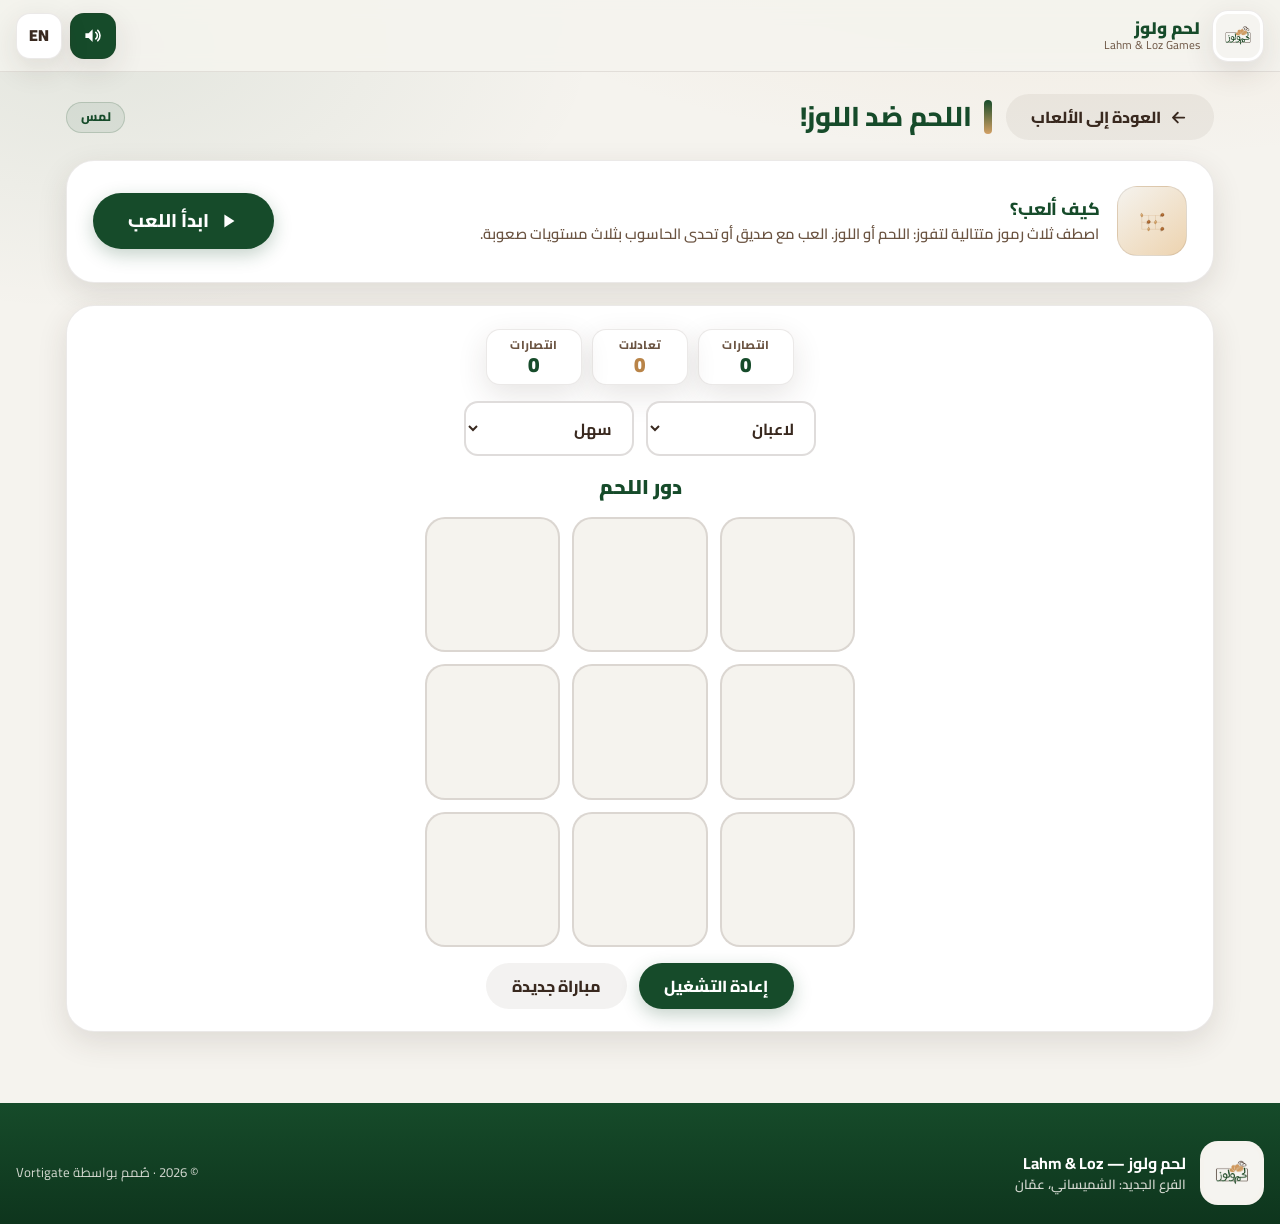
<file: games/meat-vs-almond.html>
<!DOCTYPE html>
<html lang="ar" dir="rtl">
<head>
  <meta charset="UTF-8">
  <meta name="viewport" content="width=device-width, initial-scale=1.0, viewport-fit=cover">
  <title>اللحم ضد اللوز! | لحم ولوز</title>
  <meta name="description" content="لعبة إكس-أو بمرقى لحم ولوز — اللحم ضد اللوز!">
  <link rel="icon" type="image/jpeg" href="../assets/logo/lahm-loz-logo.jpg">
  <link rel="stylesheet" href="../assets/vendor/bootstrap/bootstrap.min.css">
  <link rel="stylesheet" href="../css/global.css">
  <link rel="stylesheet" href="../css/games.css">
  <link rel="stylesheet" href="../css/animations.css">
  <link rel="stylesheet" href="../css/responsive.css">
</head>
<body data-game="meat-vs-almond">

  <header class="ll-header">
    <div class="ll-header-inner">
      <a class="ll-brand" href="../index.html">
        <img class="ll-brand-logo" src="../assets/logo/lahm-loz-logo.jpg" alt="لحم ولوز Lahm &amp; Loz">
        <span class="ll-brand-name"><b>لحم ولوز</b><span>Lahm &amp; Loz Games</span></span>
      </a>
      <div class="ll-header-spacer"></div>
      <div class="ll-header-actions">
        <button class="btn-ll btn-ll-icon" id="ll-sound-btn" aria-label="Sound"></button>
        <button class="btn-ll btn-ll-icon" id="ll-lang-btn" aria-label="Language">EN</button>
      </div>
    </div>
  </header>

  <main class="ll-game-main">
    <div class="ll-game-head">
      <a class="btn-ll btn-ll-ghost" href="../index.html">
        <svg viewBox="0 0 24 24" width="18" height="18" fill="none" stroke="currentColor" stroke-width="2.4" stroke-linecap="round" stroke-linejoin="round"><path d="M19 12H5m0 0 6 6m-6-6 6-6"/></svg>
        <span data-i18n="common.backHome">العودة إلى الألعاب</span>
      </a>
      <div class="ll-section-title">
        <span class="bar"></span>
        <h1 data-i18n="xo.title">اللحم ضد اللوز!</h1>
      </div>
      <div class="head-spacer"></div>
      <span class="ll-chip" data-i18n="common.touch">لمس</span>
    </div>

    <section class="ll-card ll-instructions">
      <div class="inst-grid">
        <div class="inst-icon" data-art="card-xo"></div>
        <div>
          <h2 data-i18n="common.howPlay">كيف ألعب؟</h2>
          <p data-i18n="xo.inst">اصطف ثلاث رموز متتالية لتفوز: اللحم أو اللوز. العب مع صديق أو تحدى الحاسوب بثلاث مستويات صعوبة.</p>
        </div>
        <button class="btn-ll btn-ll-lg" id="ll-start-btn">
          <svg viewBox="0 0 24 24" fill="currentColor"><path d="M8 5v14l11-7z"/></svg>
          <span data-i18n="common.start">ابدأ اللعب</span>
        </button>
      </div>
    </section>

    <section class="ll-stage" id="ll-stage">
      <div class="ll-hud">
        <div class="ll-hud-item"><div class="label" data-i18n="xo.wins">انتصارات</div><div class="value" id="xo-score-meat">0</div></div>
        <div class="ll-hud-item"><div class="label" data-i18n="xo.draws">تعادلات</div><div class="value almond" id="xo-score-draw">0</div></div>
        <div class="ll-hud-item"><div class="label" data-i18n="xo.wins">انتصارات</div><div class="value" id="xo-score-almond">0</div></div>
      </div>

      <div class="ll-xo-controls">
        <select class="form-select-ll" id="xo-mode" aria-label="mode">
          <option value="2p" data-i18n="xo.mode2p">لاعبان</option>
          <option value="ai" data-i18n="xo.modeAi">ضد الحاسوب</option>
        </select>
        <select class="form-select-ll" id="xo-diff" aria-label="difficulty">
          <option value="easy" data-i18n="common.diffEasy">سهل</option>
          <option value="medium" data-i18n="common.diffMed">متوسط</option>
          <option value="hard" data-i18n="common.diffHard">صعب</option>
        </select>
      </div>

      <div class="ll-xo-message" id="xo-message" data-i18n="xo.turnMeat">دور اللحم</div>

      <div class="ll-xo-board" id="xo-board" aria-label="board"></div>

      <div class="ll-xo-controls">
        <button class="btn-ll" id="xo-restart" data-i18n="common.restart">إعادة التشغيل</button>
        <button class="btn-ll btn-ll-ghost" id="xo-newmatch" data-i18n="xo.newMatch">مباراة جديدة</button>
      </div>
    </section>

    <section id="ll-results" class="ll-results" hidden></section>
  </main>

  <footer class="ll-footer">
    <div class="ll-footer-inner">
      <div class="d-flex flex-wrap justify-content-between align-items-center gap-2">
        <div class="ll-footer-brand">
          <img src="../assets/logo/lahm-loz-logo.jpg" alt="لحم ولوز">
          <div>
            <b style="color:var(--ll-white)">لحم ولوز — Lahm &amp; Loz</b>
            <div style="font-size:.82rem;opacity:.85;font-weight:600" data-i18n="footer.branch">الفرع الجديد: الشميساني، عمّان</div>
          </div>
        </div>
        <span style="font-size:.82rem;opacity:.85">© <span data-year>2026</span> · <span data-i18n="footer.madeBy">صُمم بواسطة Vortigate</span></span>
      </div>
    </div>
  </footer>

  <script src="../assets/vendor/bootstrap/bootstrap.bundle.min.js" defer></script>
  <script src="../assets/vendor/qrcode/qrcode.min.js" defer></script>
  <script src="../js/config.js" defer></script>
  <script src="../js/games-meta.js" defer></script>
  <script src="../js/i18n.js" defer></script>
  <script src="../js/storage.js" defer></script>
  <script src="../js/sound.js" defer></script>
  <script src="../js/illustrations.js" defer></script>
  <script src="../js/ui.js" defer></script>
  <script src="../js/language.js" defer></script>
  <script src="../js/navigation.js" defer></script>
  <script src="../js/kiosk.js" defer></script>
  <script src="../js/sharing.js" defer></script>
  <script src="../js/leaderboard.js" defer></script>
  <script src="../js/games/meat-vs-almond.js" defer></script>
</body>
</html>
</file>
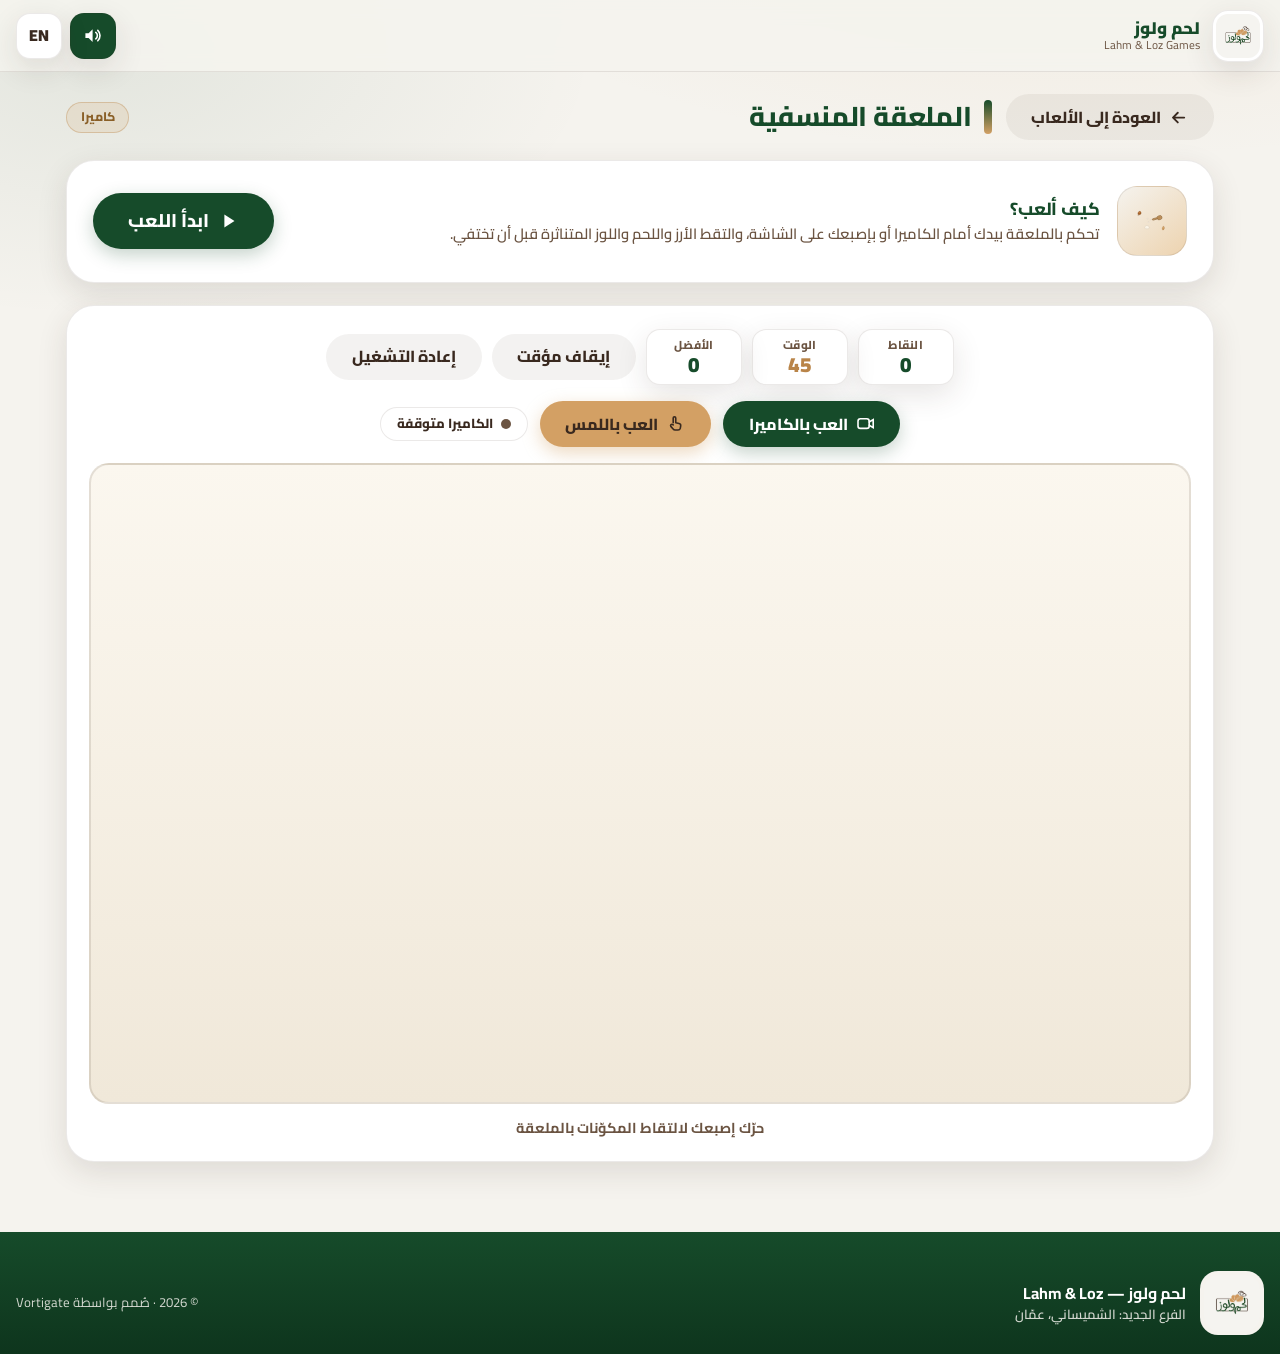
<file: games/virtual-mansaf-spoon.html>
<!DOCTYPE html>
<html lang="ar" dir="rtl">
<head>
  <meta charset="UTF-8">
  <meta name="viewport" content="width=device-width, initial-scale=1.0, viewport-fit=cover">
  <title>الملعقة المنسفية | لحم ولوز</title>
  <meta name="description" content="تحكم بالملعقة الافتراضية بيدك والتقط مكونات المنسف!">
  <link rel="icon" type="image/jpeg" href="../assets/logo/lahm-loz-logo.jpg">
  <link rel="stylesheet" href="../assets/vendor/bootstrap/bootstrap.min.css">
  <link rel="stylesheet" href="../css/global.css">
  <link rel="stylesheet" href="../css/games.css">
  <link rel="stylesheet" href="../css/animations.css">
  <link rel="stylesheet" href="../css/responsive.css">
</head>
<body data-game="virtual-mansaf-spoon">

  <header class="ll-header">
    <div class="ll-header-inner">
      <a class="ll-brand" href="../index.html">
        <img class="ll-brand-logo" src="../assets/logo/lahm-loz-logo.jpg" alt="لحم ولوز Lahm &amp; Loz">
        <span class="ll-brand-name"><b>لحم ولوز</b><span>Lahm &amp; Loz Games</span></span>
      </a>
      <div class="ll-header-spacer"></div>
      <div class="ll-header-actions">
        <button class="btn-ll btn-ll-icon" id="ll-sound-btn" aria-label="Sound"></button>
        <button class="btn-ll btn-ll-icon" id="ll-lang-btn" aria-label="Language">EN</button>
      </div>
    </div>
  </header>

  <main class="ll-game-main">
    <div class="ll-game-head">
      <a class="btn-ll btn-ll-ghost" href="../index.html">
        <svg viewBox="0 0 24 24" width="18" height="18" fill="none" stroke="currentColor" stroke-width="2.4" stroke-linecap="round" stroke-linejoin="round"><path d="M19 12H5m0 0 6 6m-6-6 6-6"/></svg>
        <span data-i18n="common.backHome">العودة إلى الألعاب</span>
      </a>
      <div class="ll-section-title">
        <span class="bar"></span>
        <h1 data-i18n="spoon.title">الملعقة المنسفية</h1>
      </div>
      <div class="head-spacer"></div>
      <span class="ll-chip ll-chip-cam" data-i18n="common.cameraCat">كاميرا</span>
    </div>

    <section class="ll-card ll-instructions">
      <div class="inst-grid">
        <div class="inst-icon" data-art="card-spoon"></div>
        <div>
          <h2 data-i18n="common.howPlay">كيف ألعب؟</h2>
          <p data-i18n="spoon.inst">تحكم بالملعقة بيدك أمام الكاميرا أو بإصبعك على الشاشة، والتقط الأرز واللحم واللوز المتناثرة قبل أن تختفي.</p>
        </div>
        <button class="btn-ll btn-ll-lg" id="ll-start-btn">
          <svg viewBox="0 0 24 24" fill="currentColor"><path d="M8 5v14l11-7z"/></svg>
          <span data-i18n="common.start">ابدأ اللعب</span>
        </button>
      </div>
    </section>

    <section class="ll-stage" id="ll-stage">
      <div class="ll-hud">
        <div class="ll-hud-item"><div class="label" data-i18n="common.score">النقاط</div><div class="value" id="sp-score">0</div></div>
        <div class="ll-hud-item"><div class="label" data-i18n="common.time">الوقت</div><div class="value almond" id="sp-time">45</div></div>
        <div class="ll-hud-item"><div class="label" data-i18n="common.best">الأفضل</div><div class="value" id="sp-best">0</div></div>
        <button class="btn-ll btn-ll-ghost" id="sp-pause" data-i18n="common.pause">إيقاف مؤقت</button>
        <button class="btn-ll btn-ll-ghost" id="sp-restart" data-i18n="common.restart">إعادة التشغيل</button>
      </div>

      <div class="ll-xo-controls" style="margin-bottom:1rem">
        <button class="btn-ll" id="sp-mode-cam">
          <svg viewBox="0 0 24 24" width="18" height="18" fill="none" stroke="currentColor" stroke-width="2" stroke-linecap="round"><rect x="2.5" y="6" width="14" height="12" rx="3"/><path d="m16.5 10 5-3v10l-5-3"/></svg>
          <span data-i18n="catch.useCam">العب بالكاميرا</span>
        </button>
        <button class="btn-ll btn-ll-almond" id="sp-mode-touch">
          <svg viewBox="0 0 24 24" width="18" height="18" fill="none" stroke="currentColor" stroke-width="2" stroke-linecap="round" stroke-linejoin="round"><path d="M9 11V5a1.6 1.6 0 0 1 3.2 0v6l4.1.8a2.6 2.6 0 0 1 2.1 2.9l-.5 3.1a3 3 0 0 1-3 2.2h-3.6a3 3 0 0 1-2.4-1.2L6 15.5a1.7 1.7 0 0 1 2.4-2.3L9 13.7"/></svg>
          <span data-i18n="catch.useTouch">العب باللمس</span>
        </button>
        <span class="ll-status-pill"><span class="ll-dot" id="sp-cam-dot"></span><span id="sp-cam-status" data-i18n="common.cameraOff">الكاميرا متوقفة</span></span>
      </div>

      <div class="ll-canvas-wrap" id="sp-wrap">
        <canvas id="sp-canvas" width="880" height="520"></canvas>
        <div class="ll-cam-preview" id="sp-cam-preview" style="display:none">
          <video id="sp-video" playsinline muted></video>
          <div class="cam-label" data-i18n="common.cameraOn">الكاميرا تعمل</div>
        </div>
      </div>
      <p style="text-align:center;font-weight:700;color:var(--ll-brown-soft);font-size:.9rem;margin:.8rem 0 0" id="sp-hint" data-i18n="spoon.hintTouch">حرّك إصبعك لالتقاط المكوّنات بالملعقة</p>
    </section>

    <section id="ll-results" class="ll-results" hidden></section>
  </main>

  <footer class="ll-footer">
    <div class="ll-footer-inner">
      <div class="d-flex flex-wrap justify-content-between align-items-center gap-2">
        <div class="ll-footer-brand">
          <img src="../assets/logo/lahm-loz-logo.jpg" alt="لحم ولوز">
          <div>
            <b style="color:var(--ll-white)">لحم ولوز — Lahm &amp; Loz</b>
            <div style="font-size:.82rem;opacity:.85;font-weight:600" data-i18n="footer.branch">الفرع الجديد: الشميساني، عمّان</div>
          </div>
        </div>
        <span style="font-size:.82rem;opacity:.85">© <span data-year>2026</span> · <span data-i18n="footer.madeBy">صُمم بواسطة Vortigate</span></span>
      </div>
    </div>
  </footer>

  <script src="../assets/vendor/bootstrap/bootstrap.bundle.min.js" defer></script>
  <script src="../assets/vendor/qrcode/qrcode.min.js" defer></script>
  <script src="../js/config.js" defer></script>
  <script src="../js/games-meta.js" defer></script>
  <script src="../js/i18n.js" defer></script>
  <script src="../js/storage.js" defer></script>
  <script src="../js/sound.js" defer></script>
  <script src="../js/illustrations.js" defer></script>
  <script src="../js/ui.js" defer></script>
  <script src="../js/language.js" defer></script>
  <script src="../js/navigation.js" defer></script>
  <script src="../js/kiosk.js" defer></script>
  <script src="../js/sharing.js" defer></script>
  <script src="../js/leaderboard.js" defer></script>
  <script src="../js/mediapipe.js" defer></script>
  <script src="../js/games/virtual-mansaf-spoon.js" defer></script>
</body>
</html>
</file>
<file: css/global.css>
/* ============================================================
   Lahm & Loz (لحم ولوز) — Global Design System
   Brand: Dark Green #164B2A | Almond #D3A064 | Cream #F5F3EE
          Dark Brown #39291F | White #FFFFFF
   ============================================================ */

@font-face {
  font-family: 'Cairo';
  font-style: normal;
  font-weight: 200 1000;
  font-display: swap;
  src: url('../assets/fonts/cairo-arabic-var.woff2') format('woff2');
}
@font-face {
  font-family: 'Cairo';
  font-style: normal;
  font-weight: 200 1000;
  font-display: swap;
  src: url('../assets/fonts/cairo-latin-var.woff2') format('woff2');
}

:root {
  --ll-green: #164B2A;
  --ll-green-deep: #0E351D;
  --ll-green-soft: #2E7D46;
  --ll-almond: #D3A064;
  --ll-almond-deep: #B98448;
  --ll-almond-light: #EDD3AF;
  --ll-cream: #F5F3EE;
  --ll-cream-dark: #EDE8DE;
  --ll-brown: #39291F;
  --ll-brown-soft: #6B5442;
  --ll-white: #FFFFFF;
  --ll-red: #C0392B;
  --ll-gold: #E8B04B;

  --ll-radius-xl: 28px;
  --ll-radius-lg: 20px;
  --ll-radius-md: 14px;
  --ll-radius-sm: 10px;
  --ll-shadow: 0 10px 30px rgba(57, 41, 31, .12);
  --ll-shadow-lg: 0 18px 48px rgba(57, 41, 31, .18);
  --ll-border: 1.5px solid rgba(57, 41, 31, .10);
  --ll-font: 'Cairo', 'Segoe UI', Tahoma, sans-serif;

  --ll-header-h: 72px;
}

* { box-sizing: border-box; }

html { scroll-behavior: smooth; }

body {
  font-family: var(--ll-font);
  background:
    radial-gradient(1200px 500px at 85% -140px, rgba(211, 160, 100, .14), transparent 60%),
    radial-gradient(900px 480px at 8% 4%, rgba(22, 75, 42, .08), transparent 55%),
    var(--ll-cream);
  color: var(--ll-brown);
  min-height: 100vh;
  display: flex;
  flex-direction: column;
  -webkit-tap-highlight-color: transparent;
  text-rendering: optimizeLegibility;
}

main { flex: 1 0 auto; }

h1, h2, h3, h4, h5 { font-weight: 800; letter-spacing: -.2px; }
a { color: var(--ll-green); }
::selection { background: var(--ll-almond); color: var(--ll-brown); }

/* ---------- Scrollbar ---------- */
::-webkit-scrollbar { width: 10px; height: 10px; }
::-webkit-scrollbar-track { background: var(--ll-cream-dark); }
::-webkit-scrollbar-thumb { background: var(--ll-almond); border-radius: 8px; }
::-webkit-scrollbar-thumb:hover { background: var(--ll-almond-deep); }

/* ============================================================
   Header
   ============================================================ */
.ll-header {
  position: sticky;
  top: 0;
  z-index: 1030;
  height: var(--ll-header-h);
  background: rgba(245, 243, 238, .92);
  backdrop-filter: blur(10px);
  border-bottom: var(--ll-border);
}
.ll-header-inner {
  max-width: 1320px;
  margin-inline: auto;
  height: 100%;
  padding-inline: 16px;
  display: flex;
  align-items: center;
  gap: 12px;
}
.ll-brand {
  display: inline-flex;
  align-items: center;
  gap: 12px;
  text-decoration: none;
  color: var(--ll-brown);
  min-width: 0;
}
.ll-brand-logo {
  width: 52px;
  height: 52px;
  border-radius: 16px;
  border: var(--ll-border);
  background: var(--ll-white);
  object-fit: contain;
  padding: 3px;
  box-shadow: var(--ll-shadow);
  flex: 0 0 auto;
}
.ll-brand-name { display: flex; flex-direction: column; line-height: 1.15; min-width: 0; }
.ll-brand-name b { font-size: 1.05rem; font-weight: 900; color: var(--ll-green); white-space: nowrap; }
.ll-brand-name span { font-size: .72rem; color: var(--ll-brown-soft); white-space: nowrap; }
.ll-header-spacer { flex: 1 1 auto; }
.ll-header-actions { display: flex; align-items: center; gap: 8px; flex-wrap: nowrap; }

/* ---------- Buttons ---------- */
.btn-ll {
  --btn-bg: var(--ll-green);
  --btn-fg: var(--ll-white);
  display: inline-flex;
  align-items: center;
  justify-content: center;
  gap: 8px;
  background: var(--btn-bg);
  color: var(--btn-fg);
  border: none;
  border-radius: 999px;
  padding: .68rem 1.6rem;
  font-family: var(--ll-font);
  font-weight: 800;
  font-size: 1rem;
  line-height: 1.3;
  text-decoration: none;
  cursor: pointer;
  transition: transform .18s ease, box-shadow .18s ease, background .18s ease;
  box-shadow: 0 6px 18px rgba(22, 75, 42, .25);
  min-height: 46px;
  user-select: none;
}
.btn-ll:hover { transform: translateY(-2px); background: var(--ll-green-deep); color: var(--btn-fg); }
.btn-ll:active { transform: translateY(0) scale(.98); }
.btn-ll:disabled { opacity: .55; cursor: not-allowed; transform: none; }

.btn-ll-almond { --btn-bg: var(--ll-almond); --btn-fg: var(--ll-brown); box-shadow: 0 6px 18px rgba(211, 160, 100, .4); }
.btn-ll-almond:hover { background: var(--ll-almond-deep); color: var(--ll-brown); }
.btn-ll-outline {
  --btn-bg: transparent; --btn-fg: var(--ll-green);
  border: 2px solid var(--ll-green);
  box-shadow: none;
}
.btn-ll-outline:hover { background: var(--ll-green); color: var(--ll-white); }
.btn-ll-ghost {
  --btn-bg: rgba(57, 41, 31, .06); --btn-fg: var(--ll-brown);
  box-shadow: none;
}
.btn-ll-ghost:hover { background: rgba(57, 41, 31, .12); }
.btn-ll-lg { padding: .9rem 2.2rem; font-size: 1.15rem; min-height: 56px; }
.btn-ll-icon {
  width: 46px; min-width: 46px;
  padding: 0;
  border-radius: 14px;
  background: var(--ll-white);
  color: var(--ll-brown);
  border: var(--ll-border);
  box-shadow: var(--ll-shadow);
  font-weight: 900;
}
.btn-ll-icon:hover { background: var(--ll-almond-light); color: var(--ll-brown); }
.btn-ll-icon.active { background: var(--ll-green); color: var(--ll-white); }

/* ---------- Icon inside buttons ---------- */
.btn-ll svg, .ll-inline-icon { width: 1.2em; height: 1.2em; flex: 0 0 auto; }

/* ============================================================
   Cards
   ============================================================ */
.ll-card {
  background: var(--ll-white);
  border-radius: var(--ll-radius-xl);
  border: var(--ll-border);
  box-shadow: var(--ll-shadow);
  padding: 1.6rem;
}
.ll-card-green { background: var(--ll-green); color: var(--ll-cream); border: none; }
.ll-card-cream { background: var(--ll-cream); }

.ll-chip {
  display: inline-flex;
  align-items: center;
  gap: 6px;
  padding: .3rem .85rem;
  border-radius: 999px;
  font-size: .78rem;
  font-weight: 800;
  background: rgba(22, 75, 42, .08);
  color: var(--ll-green);
  border: 1px solid rgba(22, 75, 42, .18);
}
.ll-chip-cam { background: rgba(211, 160, 100, .16); color: #8a5f27; border-color: rgba(185, 132, 72, .35); }
.ll-chip-mem { background: rgba(57, 41, 31, .08); color: var(--ll-brown); border-color: rgba(57, 41, 31, .2); }
.ll-chip-reflex { background: rgba(192, 57, 43, .1); color: var(--ll-red); border-color: rgba(192, 57, 43, .25); }

.ll-section-title { display: flex; align-items: center; gap: 12px; margin-bottom: .5rem; }
.ll-section-title .bar { width: 8px; height: 34px; border-radius: 6px; background: linear-gradient(180deg, var(--ll-green), var(--ll-almond)); flex: 0 0 auto; }
.ll-section-title h2 { margin: 0; font-size: 1.6rem; color: var(--ll-green); }

/* ============================================================
   Forms
   ============================================================ */
.form-control-ll, .form-select-ll {
  font-family: var(--ll-font);
  font-weight: 700;
  color: var(--ll-brown);
  background-color: var(--ll-white);
  border: 2px solid rgba(57, 41, 31, .16);
  border-radius: 14px;
  padding: .6rem 1rem;
  min-height: 48px;
}
.form-control-ll:focus, .form-select-ll:focus {
  border-color: var(--ll-green);
  box-shadow: 0 0 0 .2rem rgba(22, 75, 42, .15);
}

/* ============================================================
   Footer
   ============================================================ */
.ll-footer {
  flex-shrink: 0;
  background: linear-gradient(180deg, var(--ll-green), var(--ll-green-deep));
  color: var(--ll-cream);
  margin-top: 3rem;
}
.ll-footer-inner {
  max-width: 1320px;
  margin-inline: auto;
  padding: 2.4rem 16px 1.2rem;
}
.ll-footer-brand { display: flex; align-items: center; gap: 14px; }
.ll-footer-brand img {
  width: 64px; height: 64px; object-fit: contain;
  background: var(--ll-cream); border-radius: 18px; padding: 4px;
}
.ll-footer h5 { color: var(--ll-almond); font-size: 1rem; margin-bottom: .6rem; }
.ll-footer a { color: var(--ll-cream); text-decoration: none; opacity: .9; }
.ll-footer a:hover { color: var(--ll-almond); opacity: 1; }
.ll-social-links { display: flex; gap: 10px; }
.ll-social-links a {
  width: 42px; height: 42px; border-radius: 13px;
  display: inline-flex; align-items: center; justify-content: center;
  background: rgba(245, 243, 238, .12);
  transition: background .2s ease, transform .2s ease;
}
.ll-social-links a:hover { background: rgba(211, 160, 100, .3); transform: translateY(-2px); }
.ll-social-links svg { width: 20px; height: 20px; fill: currentColor; }
.ll-footer-bottom {
  border-top: 1px solid rgba(245, 243, 238, .16);
  margin-top: 1.6rem;
  padding-top: 1rem;
  font-size: .82rem;
  opacity: .85;
  display: flex;
  justify-content: space-between;
  gap: 10px;
  flex-wrap: wrap;
}

/* ============================================================
   HUD (shared in-game)
   ============================================================ */
.ll-hud {
  display: flex;
  align-items: center;
  gap: 10px;
  flex-wrap: wrap;
  justify-content: center;
}
.ll-hud-item {
  background: var(--ll-white);
  border: var(--ll-border);
  border-radius: var(--ll-radius-md);
  box-shadow: var(--ll-shadow);
  padding: .45rem 1.1rem;
  text-align: center;
  min-width: 96px;
}
.ll-hud-item .label { font-size: .72rem; font-weight: 800; color: var(--ll-brown-soft); letter-spacing: .3px; }
.ll-hud-item .value { font-size: 1.3rem; font-weight: 900; color: var(--ll-green); line-height: 1.1; font-variant-numeric: tabular-nums; }
.ll-hud-item .value.almond { color: var(--ll-almond-deep); }
.ll-hud-item .value.danger { color: var(--ll-red); }

/* ---------- Status pill ---------- */
.ll-status-pill {
  display: inline-flex; align-items: center; gap: 8px;
  border-radius: 999px; padding: .4rem 1rem;
  font-size: .82rem; font-weight: 800;
  background: var(--ll-white); border: var(--ll-border);
}
.ll-dot { width: 10px; height: 10px; border-radius: 50%; background: var(--ll-brown-soft); }
.ll-dot.ok { background: var(--ll-green-soft); box-shadow: 0 0 0 4px rgba(46, 125, 70, .18); }
.ll-dot.warn { background: var(--ll-gold); box-shadow: 0 0 0 4px rgba(232, 176, 75, .2); }
.ll-dot.err { background: var(--ll-red); box-shadow: 0 0 0 4px rgba(192, 57, 43, .16); }
.ll-dot.pulse { animation: llPulse 1.4s ease infinite; }

/* ============================================================
   Kiosk mode (applies to every page)
   ============================================================ */
body.ll-kiosk {
  --ll-header-h: 92px;
  font-size: 1.12rem;
}
body.ll-kiosk .ll-brand-logo { width: 64px; height: 64px; }
body.ll-kiosk .btn-ll { min-height: 62px; font-size: 1.15rem; padding: .8rem 2rem; }
body.ll-kiosk .btn-ll-icon { width: 56px; min-width: 56px; height: 56px; }
body.ll-kiosk .ll-hud-item .value { font-size: 1.7rem; }
body.ll-kiosk .ll-hud-item .label { font-size: .9rem; }
body.ll-kiosk .ll-card { border-width: 2.5px; border-color: rgba(57, 41, 31, .22); }

/* kiosk floating exit button */
.ll-kiosk-exit {
  position: fixed;
  inset-inline-start: 14px;
  bottom: 14px;
  z-index: 2000;
  display: none;
}
body.ll-kiosk .ll-kiosk-exit { display: inline-flex; }

/* ---------- Toasts ---------- */
.ll-toast-wrap {
  position: fixed;
  inset-inline: 0;
  bottom: 18px;
  display: flex;
  flex-direction: column;
  align-items: center;
  gap: 8px;
  z-index: 3000;
  pointer-events: none;
}
.ll-toast {
  background: var(--ll-brown);
  color: var(--ll-cream);
  border-radius: 14px;
  padding: .7rem 1.4rem;
  font-weight: 800;
  font-size: .95rem;
  box-shadow: var(--ll-shadow-lg);
  animation: llToastIn .25s ease;
  max-width: min(92vw, 480px);
  text-align: center;
}
.ll-toast.success { background: var(--ll-green); }
.ll-toast.error { background: var(--ll-red); }

/* ---------- Utility ---------- */
.text-ll-green { color: var(--ll-green) !important; }
.text-ll-almond { color: var(--ll-almond-deep) !important; }
.text-ll-brown { color: var(--ll-brown) !important; }
.bg-ll-cream { background: var(--ll-cream) !important; }
.fw-900 { font-weight: 900 !important; }
.ll-num { font-variant-numeric: tabular-nums; }
.ll-hidden { display: none !important; }
.ll-visually-hidden {
  position: absolute; width: 1px; height: 1px;
  margin: -1px; padding: 0; overflow: hidden;
  clip: rect(0 0 0 0); white-space: nowrap; border: 0;
}
</file>
<file: css/homepage.css>
/* ============================================================
   Lahm & Loz — Homepage styles
   ============================================================ */

/* ---------- Hero ---------- */
.ll-hero {
  position: relative;
  overflow: hidden;
  padding: 4rem 16px 3rem;
  max-width: 1320px;
  margin-inline: auto;
}
.ll-hero-grid {
  display: grid;
  grid-template-columns: 1.15fr .85fr;
  gap: 2rem;
  align-items: center;
}
.ll-hero-badge {
  display: inline-flex;
  align-items: center;
  gap: 8px;
  background: var(--ll-white);
  border: var(--ll-border);
  border-radius: 999px;
  padding: .4rem 1.1rem;
  font-weight: 800;
  font-size: .85rem;
  color: var(--ll-green);
  box-shadow: var(--ll-shadow);
  margin-bottom: 1.2rem;
}
.ll-hero h1 {
  font-size: clamp(2.3rem, 6vw, 4rem);
  font-weight: 900;
  color: var(--ll-green);
  line-height: 1.15;
  margin-bottom: 1rem;
}
.ll-hero h1 .accent { color: var(--ll-almond-deep); position: relative; white-space: nowrap; }
.ll-hero-sub {
  font-size: 1.15rem;
  color: var(--ll-brown-soft);
  font-weight: 600;
  max-width: 34rem;
  margin-bottom: 1.8rem;
}
.ll-hero-ctas { display: flex; gap: 12px; flex-wrap: wrap; align-items: center; }
.ll-hero-stats { display: flex; gap: 18px; margin-top: 2rem; flex-wrap: wrap; }
.ll-hero-stat {
  background: var(--ll-white);
  border-radius: var(--ll-radius-md);
  border: var(--ll-border);
  box-shadow: var(--ll-shadow);
  padding: .7rem 1.2rem;
  min-width: 120px;
}
.ll-hero-stat b { display: block; font-size: 1.35rem; color: var(--ll-green); font-weight: 900; }
.ll-hero-stat span { font-size: .8rem; color: var(--ll-brown-soft); font-weight: 700; }

.ll-hero-art {
  position: relative;
  min-height: 340px;
  display: flex;
  align-items: center;
  justify-content: center;
}
.ll-hero-art .plate {
  width: min(100%, 420px);
  filter: drop-shadow(0 24px 40px rgba(57, 41, 31, .22));
  animation: llFloat 5s ease-in-out infinite;
}
.ll-hero-art .orbit {
  position: absolute;
  width: 74px;
  filter: drop-shadow(0 10px 16px rgba(57, 41, 31, .2));
}
.ll-hero-art .orbit.o1 { top: 6%; inset-inline-start: 4%; animation: llFloat 4s ease-in-out infinite .2s; }
.ll-hero-art .orbit.o2 { bottom: 10%; inset-inline-start: 0; animation: llFloat 4.6s ease-in-out infinite .8s; }
.ll-hero-art .orbit.o3 { top: 16%; inset-inline-end: 2%; animation: llFloat 4.2s ease-in-out infinite .5s; }
.ll-hero-art .orbit.o4 { bottom: 2%; inset-inline-end: 8%; animation: llFloat 5.2s ease-in-out infinite 1.1s; }

/* ---------- Challenge banner ---------- */
.ll-challenge-banner {
  max-width: 1320px;
  margin: 1rem auto 0;
  padding-inline: 16px;
}
.ll-challenge-banner .inner {
  background: linear-gradient(120deg, var(--ll-almond), var(--ll-almond-light));
  border-radius: var(--ll-radius-xl);
  padding: 1.2rem 1.6rem;
  display: flex;
  align-items: center;
  justify-content: space-between;
  gap: 14px;
  flex-wrap: wrap;
  box-shadow: var(--ll-shadow-lg);
  border: 2px solid rgba(185, 132, 72, .4);
}
.ll-challenge-banner h3 { margin: 0; color: var(--ll-brown); font-size: 1.15rem; }

/* ---------- Games grid ---------- */
.ll-games-section { max-width: 1320px; margin: 1rem auto 0; padding-inline: 16px; }
.ll-games-grid {
  display: grid;
  grid-template-columns: repeat(auto-fill, minmax(280px, 1fr));
  gap: 22px;
}
.ll-game-card {
  position: relative;
  background: var(--ll-white);
  border-radius: var(--ll-radius-xl);
  border: var(--ll-border);
  box-shadow: var(--ll-shadow);
  overflow: hidden;
  display: flex;
  flex-direction: column;
  transition: transform .25s ease, box-shadow .25s ease;
  cursor: pointer;
}
@media (hover: hover) {
  .ll-game-card:hover {
    transform: translateY(-8px);
    box-shadow: var(--ll-shadow-lg);
  }
  .ll-game-card:hover .ll-game-thumb svg { transform: scale(1.06) rotate(-1deg); }
  .ll-game-card:hover .ll-game-play .btn-ll { background: var(--ll-almond); color: var(--ll-brown); }
}
.ll-game-card:active { transform: scale(.98); }
.ll-game-thumb {
  height: 168px;
  background:
    radial-gradient(340px 160px at 50% 0%, rgba(211, 160, 100, .18), transparent 70%),
    linear-gradient(180deg, #FDFBF7, var(--ll-cream-dark));
  display: flex;
  align-items: center;
  justify-content: center;
  border-bottom: var(--ll-border);
  overflow: hidden;
}
.ll-game-thumb svg { width: 150px; height: 120px; transition: transform .3s ease; }
.ll-game-body { padding: 1.15rem 1.25rem 1.25rem; display: flex; flex-direction: column; gap: .55rem; flex: 1; }
.ll-game-body h3 { font-size: 1.12rem; font-weight: 900; color: var(--ll-brown); margin: 0; }
.ll-game-body p { font-size: .87rem; color: var(--ll-brown-soft); margin: 0; flex: 1; font-weight: 600; }
.ll-game-meta { display: flex; align-items: center; justify-content: space-between; gap: 8px; flex-wrap: wrap; }
.ll-game-meta .time { font-size: .76rem; font-weight: 800; color: var(--ll-brown-soft); display: inline-flex; align-items: center; gap: 5px; }
.ll-game-meta .time svg { width: 14px; height: 14px; }
.ll-game-play { display: flex; align-items: center; justify-content: space-between; gap: 10px; margin-top: .3rem; }
.ll-game-play .btn-ll { padding: .5rem 1.4rem; min-height: 44px; font-size: .92rem; }

/* ---------- About experience ---------- */
.ll-about { max-width: 1320px; margin: 3.5rem auto 0; padding-inline: 16px; }
.ll-about-grid { display: grid; grid-template-columns: repeat(auto-fit, minmax(240px, 1fr)); gap: 20px; }
.ll-about-card { text-align: center; padding: 1.8rem 1.2rem; }
.ll-about-card .icon {
  width: 74px; height: 74px;
  margin: 0 auto .9rem;
  border-radius: 22px;
  background: linear-gradient(140deg, var(--ll-cream), var(--ll-almond-light));
  display: flex; align-items: center; justify-content: center;
  border: var(--ll-border);
}
.ll-about-card .icon svg { width: 40px; height: 40px; }
.ll-about-card h3 { font-size: 1.05rem; color: var(--ll-green); margin-bottom: .4rem; }
.ll-about-card p { font-size: .88rem; color: var(--ll-brown-soft); margin: 0; font-weight: 600; }

/* ---------- Branch CTA ---------- */
.ll-branch { max-width: 1320px; margin: 3.5rem auto 0; padding-inline: 16px; }
.ll-branch-inner {
  background:
    radial-gradient(600px 300px at 85% 20%, rgba(211, 160, 100, .25), transparent 60%),
    linear-gradient(120deg, var(--ll-green), var(--ll-green-deep));
  color: var(--ll-cream);
  border-radius: var(--ll-radius-xl);
  box-shadow: var(--ll-shadow-lg);
  padding: 2.4rem 2rem;
  display: grid;
  grid-template-columns: 1fr auto;
  gap: 1.5rem;
  align-items: center;
}
.ll-branch-inner h2 { color: var(--ll-white); font-size: 1.7rem; margin-bottom: .5rem; }
.ll-branch-inner p { margin: 0; opacity: .92; font-weight: 600; max-width: 38rem; }
.ll-branch-inner .ll-branch-pin { color: var(--ll-almond); font-weight: 800; }

/* ---------- Leaderboard + QR ---------- */
.ll-lb-section { max-width: 1320px; margin: 3.5rem auto 0; padding-inline: 16px; }
.ll-lb-grid { display: grid; grid-template-columns: 1.3fr .7fr; gap: 22px; align-items: start; }
.ll-lb-table { width: 100%; border-collapse: collapse; }
.ll-lb-table th, .ll-lb-table td { padding: .6rem .8rem; text-align: start; font-size: .92rem; }
.ll-lb-table th { color: var(--ll-brown-soft); font-size: .76rem; text-transform: uppercase; letter-spacing: .5px; border-bottom: 2px solid rgba(57, 41, 31, .1); }
.ll-lb-table td { border-bottom: 1px dashed rgba(57, 41, 31, .12); font-weight: 700; }
.ll-lb-table tr:last-child td { border-bottom: none; }
.ll-lb-table .rank { font-weight: 900; color: var(--ll-almond-deep); width: 40px; }
.ll-lb-table .score-val { font-weight: 900; color: var(--ll-green); }
.ll-lb-note { font-size: .78rem; color: var(--ll-brown-soft); margin: .8rem 0 0; font-weight: 600; }
.ll-lb-empty { color: var(--ll-brown-soft); font-weight: 700; padding: 1rem 0; }
.ll-history-list { list-style: none; margin: .5rem 0 0; padding: 0; max-height: 210px; overflow-y: auto; }
.ll-history-list li {
  display: flex; justify-content: space-between; gap: 10px;
  padding: .45rem .6rem; border-radius: 10px;
  font-size: .85rem; font-weight: 700;
}
.ll-history-list li:nth-child(even) { background: var(--ll-cream); }

.ll-qr-card { text-align: center; }
.ll-qr-card .qr-holder {
  width: 200px; height: 200px;
  margin: 1rem auto;
  background: var(--ll-white);
  border-radius: var(--ll-radius-md);
  border: var(--ll-border);
  display: flex; align-items: center; justify-content: center;
  overflow: hidden;
}
.ll-qr-card .qr-holder img, .ll-qr-card .qr-holder canvas { max-width: 180px; max-height: 180px; }
.ll-qr-card .url { font-size: .8rem; color: var(--ll-brown-soft); word-break: break-all; font-weight: 700; }

/* ---------- Kiosk toggle banner on home ---------- */
.ll-kiosk-note {
  max-width: 1320px; margin: 2rem auto 0; padding-inline: 16px;
}
.ll-kiosk-note .inner {
  display: flex; align-items: center; justify-content: space-between; gap: 14px; flex-wrap: wrap;
  background: var(--ll-white); border-radius: var(--ll-radius-xl);
  border: 2px dashed rgba(22, 75, 42, .3);
  padding: 1.1rem 1.5rem;
}
.ll-kiosk-note p { margin: 0; font-weight: 700; color: var(--ll-brown-soft); font-size: .92rem; }

@media (max-width: 991.98px) {
  .ll-hero-grid { grid-template-columns: 1fr; }
  .ll-hero-art { min-height: 280px; order: -1; }
  .ll-hero-art .plate { width: min(80%, 340px); }
  .ll-lb-grid { grid-template-columns: 1fr; }
  .ll-branch-inner { grid-template-columns: 1fr; text-align: center; }
  .ll-branch-inner .d-flex { justify-content: center; }
}

/* Kiosk home tweaks */
body.ll-kiosk .ll-hero { padding-top: 2rem; }
body.ll-kiosk .ll-hero h1 { font-size: clamp(2.6rem, 7vw, 4.6rem); }
body.ll-kiosk .ll-hero-art,
body.ll-kiosk .ll-about,
body.ll-kiosk .ll-kiosk-note,
body.ll-kiosk .ll-challenge-banner .info-note { display: none; }
body.ll-kiosk .ll-games-grid { grid-template-columns: repeat(auto-fill, minmax(340px, 1fr)); gap: 26px; }
body.ll-kiosk .ll-game-thumb { height: 220px; }
body.ll-kiosk .ll-game-body h3 { font-size: 1.4rem; }
body.ll-kiosk .ll-game-body p { font-size: 1rem; }
body.ll-kiosk .ll-game-play .btn-ll { font-size: 1.1rem; padding: .7rem 1.8rem; }
body.ll-kiosk .ll-section-title h2 { font-size: 2rem; }
</file>
<file: css/animations.css>
/* ============================================================
   Lahm & Loz — Animations
   ============================================================ */

@keyframes llFloat {
  0%, 100% { transform: translateY(0); }
  50% { transform: translateY(-14px); }
}

@keyframes llFloatUp {
  0% { transform: translateY(0); opacity: 1; }
  100% { transform: translateY(-60px); opacity: 0; }
}

@keyframes llPop {
  0% { transform: scale(0); opacity: 0; }
  70% { transform: scale(1.15); opacity: 1; }
  100% { transform: scale(1); opacity: 1; }
}

@keyframes llDropIn {
  0% { transform: translateY(-90px) scale(.7); opacity: 0; }
  60% { transform: translateY(8px) scale(1.05); opacity: 1; }
  100% { transform: translateY(0) scale(1); }
}

@keyframes llMatchPop {
  0% { transform: scale(1); }
  50% { transform: scale(1.12); }
  100% { transform: scale(1); }
}

@keyframes llWinPulse {
  0%, 100% { box-shadow: 0 0 0 0 rgba(46, 125, 70, .35); }
  50% { box-shadow: 0 0 0 10px rgba(46, 125, 70, 0); }
}

@keyframes llPulse {
  0%, 100% { opacity: 1; }
  50% { opacity: .55; }
}

@keyframes llCountPop {
  0% { transform: scale(.4); opacity: 0; }
  40% { transform: scale(1.25); opacity: 1; }
  100% { transform: scale(.85); opacity: .4; }
}

@keyframes llToastIn {
  from { transform: translateY(16px); opacity: 0; }
  to { transform: translateY(0); opacity: 1; }
}

@keyframes llShake {
  0%, 100% { transform: translateX(0); }
  20% { transform: translateX(-7px); }
  40% { transform: translateX(7px); }
  60% { transform: translateX(-5px); }
  80% { transform: translateX(5px); }
}
.ll-shake { animation: llShake .45s ease; }

@keyframes llSteam {
  0% { transform: translateY(0) scale(1); opacity: .5; }
  100% { transform: translateY(-46px) scale(1.5); opacity: 0; }
}

@keyframes llConfettiFall {
  0% { transform: translateY(-10vh) rotate(0deg); opacity: 1; }
  100% { transform: translateY(105vh) rotate(720deg); opacity: .8; }
}

/* entrance animations for sections */
.ll-anim-in { animation: llSectionIn .55s cubic-bezier(.2, .8, .3, 1) both; }
@keyframes llSectionIn {
  from { transform: translateY(22px); opacity: 0; }
  to { transform: translateY(0); opacity: 1; }
}

/* confetti pieces (created by JS) */
.ll-confetti {
  position: fixed;
  top: 0;
  width: 12px;
  height: 18px;
  border-radius: 3px;
  z-index: 4000;
  pointer-events: none;
  animation: llConfettiFall linear forwards;
}

/* steam puffs over mansaf */
.ll-steam-puff {
  position: absolute;
  border-radius: 50%;
  background: rgba(255, 255, 255, .85);
  filter: blur(6px);
  pointer-events: none;
  animation: llSteam 1.8s ease-out infinite;
}

/* respect reduced motion */
@media (prefers-reduced-motion: reduce) {
  *, *::before, *::after {
    animation-duration: .01ms !important;
    animation-iteration-count: 1 !important;
    transition-duration: .01ms !important;
  }
  html { scroll-behavior: auto; }
}
</file>
<file: css/responsive.css>
/* ============================================================
   Lahm & Loz — Responsive rules
   ============================================================ */

@media (max-width: 575.98px) {
  :root { --ll-header-h: 64px; }
  .ll-brand-logo { width: 44px; height: 44px; border-radius: 12px; }
  .ll-brand-name b { font-size: .95rem; }
  .ll-brand-name span { display: none; }
  .ll-header-actions { gap: 6px; }
  .btn-ll { padding: .6rem 1.2rem; font-size: .92rem; }
  .btn-ll-lg { padding: .75rem 1.6rem; font-size: 1.05rem; }
  .btn-ll-icon { width: 42px; min-width: 42px; }

  .ll-hero { padding: 2rem 14px 1.5rem; }
  .ll-hero-sub { font-size: 1rem; }
  .ll-hero-stats { gap: 10px; }
  .ll-hero-stat { min-width: 100px; padding: .5rem .9rem; }

  .ll-card { padding: 1.1rem; border-radius: var(--ll-radius-lg); }
  .ll-games-grid { grid-template-columns: 1fr; gap: 16px; }
  .ll-game-thumb { height: 150px; }

  .ll-game-head .ll-section-title h1 { font-size: 1.3rem; }
  .ll-stage { padding: .9rem; border-radius: var(--ll-radius-lg); }

  .ll-xo-cell { min-height: 74px; }
  .ll-xo-message { font-size: 1.05rem; }
  .ll-xo-controls .form-select-ll { min-width: 140px; }

  .ll-memory-grid[data-cols="6"] { grid-template-columns: repeat(4, 1fr); }
  .ll-memory-grid { gap: 8px; }

  .ll-quiz-qcard .qtext { font-size: 1.05rem; }
  .ll-quiz-timer { width: 54px; height: 54px; font-size: 1.05rem; }

  .ll-reflex-zone { min-height: 300px; }
  .ll-reflex-zone svg.go-icon { width: 100px; height: 100px; }

  .ll-build-plate-wrap { min-height: 300px; }
  .ll-build-items { grid-template-columns: 1fr 1fr; }
  .ll-build-item svg { width: 58px; height: 58px; }

  .ll-cam-preview { width: 88px; }

  .ll-result-hero { padding: 1.4rem 1rem 1.2rem; }
  .ll-result-hero h2 { font-size: 1.4rem; }
  .ll-result-hero .big-score { font-size: 2.4rem; }
  .ll-result-body { padding: 1.1rem; }
  .ll-name-row { flex-direction: column; }

  .ll-footer-bottom { flex-direction: column; text-align: center; }
  .ll-footer-inner { padding: 1.8rem 14px 1rem; }
}

@media (min-width: 1400px) {
  .ll-memory-grid { max-width: 700px; }
}

/* Landscape phones (short height) — compact game areas */
@media (max-height: 480px) and (orientation: landscape) {
  .ll-hero-art { min-height: 220px; }
  .ll-reflex-zone { min-height: 240px; }
  .ll-instructions .inst-icon { display: none; }
  .ll-instructions .inst-grid { grid-template-columns: 1fr auto; }
}

/* Large kiosk touchscreens */
@media (min-width: 1200px) {
  body.ll-kiosk .ll-games-grid { grid-template-columns: repeat(3, 1fr); }
}
@media (min-width: 1800px) {
  body.ll-kiosk .ll-games-grid { grid-template-columns: repeat(4, 1fr); }
  body.ll-kiosk { font-size: 1.25rem; }
}
</file>
<file: css/games.css>
/* ============================================================
   Lahm & Loz — Shared game page styles
   ============================================================ */

.ll-game-main {
  max-width: 1180px;
  margin-inline: auto;
  padding: 1.4rem 16px 0;
  width: 100%;
}

/* ---------- Game head ---------- */
.ll-game-head {
  display: flex;
  align-items: center;
  gap: 14px;
  flex-wrap: wrap;
  margin-bottom: 1.2rem;
}
.ll-game-head .ll-section-title { margin: 0; }
.ll-game-head .ll-section-title h1 { font-size: 1.7rem; margin: 0; color: var(--ll-green); }
.ll-game-head .head-spacer { flex: 1; }

/* ---------- Instructions ---------- */
.ll-instructions { margin-bottom: 1.4rem; }
.ll-instructions .inst-grid {
  display: grid;
  grid-template-columns: auto 1fr auto;
  gap: 18px;
  align-items: center;
}
.ll-instructions .inst-icon {
  width: 70px; height: 70px;
  border-radius: 20px;
  background: linear-gradient(140deg, var(--ll-cream), var(--ll-almond-light));
  display: flex; align-items: center; justify-content: center;
  border: var(--ll-border);
  flex: 0 0 auto;
}
.ll-instructions .inst-icon svg { width: 40px; height: 40px; }
.ll-instructions h2 { font-size: 1.1rem; color: var(--ll-green); margin: 0 0 .25rem; }
.ll-instructions p { margin: 0; color: var(--ll-brown-soft); font-weight: 600; font-size: .92rem; }

/* ---------- Stage (play area) ---------- */
.ll-stage {
  position: relative;
  background: var(--ll-white);
  border-radius: var(--ll-radius-xl);
  border: var(--ll-border);
  box-shadow: var(--ll-shadow);
  padding: 1.4rem;
  margin-bottom: 1.4rem;
  overflow: hidden;
}
.ll-stage .ll-hud { margin-bottom: 1rem; }

.ll-canvas-wrap {
  position: relative;
  border-radius: var(--ll-radius-lg);
  overflow: hidden;
  background: linear-gradient(180deg, #FBF7EF, #F0E8D9);
  border: 2px solid rgba(57, 41, 31, .12);
  touch-action: none;
  user-select: none;
}
.ll-canvas-wrap canvas { display: block; width: 100%; height: auto; }

/* camera preview */
.ll-cam-preview {
  position: absolute;
  top: 12px;
  inset-inline-end: 12px;
  width: 150px;
  border-radius: 14px;
  overflow: hidden;
  border: 2px solid rgba(22, 75, 42, .45);
  box-shadow: var(--ll-shadow);
  background: #000;
  z-index: 5;
}
.ll-cam-preview video {
  display: block;
  width: 100%;
  transform: scaleX(-1); /* mirror selfie view */
}
.ll-cam-preview .cam-label {
  position: absolute;
  bottom: 0; inset-inline: 0;
  background: rgba(22, 75, 42, .75);
  color: var(--ll-cream);
  font-size: .62rem;
  text-align: center;
  padding: 2px 0;
  font-weight: 800;
}

/* ---------- Overlays (countdown / pause / message) ---------- */
.ll-overlay {
  position: absolute;
  inset: 0;
  z-index: 20;
  display: flex;
  flex-direction: column;
  align-items: center;
  justify-content: center;
  gap: 1rem;
  background: rgba(245, 243, 238, .86);
  backdrop-filter: blur(6px);
  border-radius: var(--ll-radius-lg);
  text-align: center;
  padding: 1rem;
}
.ll-overlay h3 { color: var(--ll-green); font-size: 1.6rem; margin: 0; }
.ll-overlay .count-num {
  font-size: 5.5rem;
  font-weight: 900;
  color: var(--ll-green);
  line-height: 1;
  animation: llCountPop .9s ease infinite;
}
.ll-overlay .count-num.go { color: var(--ll-almond-deep); }

/* ---------- Result screen ---------- */
.ll-results { margin-bottom: 1.4rem; }
.ll-result-card {
  background: var(--ll-white);
  border-radius: var(--ll-radius-xl);
  border: var(--ll-border);
  box-shadow: var(--ll-shadow-lg);
  overflow: hidden;
}
.ll-result-hero {
  background:
    radial-gradient(500px 220px at 50% 0%, rgba(211, 160, 100, .25), transparent 65%),
    linear-gradient(160deg, var(--ll-green), var(--ll-green-deep));
  color: var(--ll-cream);
  text-align: center;
  padding: 2rem 1.5rem 1.6rem;
}
.ll-result-hero .medal { width: 92px; height: 92px; margin-bottom: .6rem; }
.ll-result-hero h2 { color: var(--ll-white); font-size: 1.8rem; margin: 0 0 .3rem; }
.ll-result-hero .sub { opacity: .9; font-weight: 700; }
.ll-result-hero .big-score {
  font-size: 3rem;
  font-weight: 900;
  color: var(--ll-almond);
  line-height: 1.1;
  margin-top: .6rem;
  font-variant-numeric: tabular-nums;
}
.ll-result-body { padding: 1.4rem 1.6rem 1.6rem; }
.ll-result-stats {
  display: flex;
  gap: 12px;
  justify-content: center;
  flex-wrap: wrap;
  margin-bottom: 1.2rem;
}
.ll-result-actions { display: flex; gap: 10px; flex-wrap: wrap; justify-content: center; }
.ll-name-row {
  display: flex;
  gap: 10px;
  max-width: 460px;
  margin: 0 auto 1.2rem;
}
.ll-name-row .form-control-ll { flex: 1; }

/* ---------- Share panel ---------- */
.ll-share-panel {
  border-top: 2px dashed rgba(57, 41, 31, .12);
  padding-top: 1.3rem;
  margin-top: .4rem;
}
.ll-share-panel h4 { color: var(--ll-green); font-size: 1.05rem; margin-bottom: .9rem; }
.ll-share-flex { display: grid; grid-template-columns: 300px 1fr; gap: 1.4rem; align-items: start; }
.ll-share-card-preview {
  width: 100%;
  border-radius: var(--ll-radius-md);
  border: var(--ll-border);
  box-shadow: var(--ll-shadow);
  display: block;
}
.ll-share-actions { display: flex; flex-direction: column; gap: 10px; }
.ll-share-actions .row { display: flex; gap: 10px; flex-wrap: wrap; }

/* ---------- Game-specific: XO ---------- */
.ll-xo-board {
  display: grid;
  grid-template-columns: repeat(3, 1fr);
  gap: 12px;
  max-width: 430px;
  margin-inline: auto;
}
.ll-xo-cell {
  aspect-ratio: 1;
  border-radius: var(--ll-radius-lg);
  background: var(--ll-cream);
  border: 2.5px solid rgba(57, 41, 31, .14);
  display: flex;
  align-items: center;
  justify-content: center;
  cursor: pointer;
  transition: transform .15s ease, background .15s ease, border-color .15s;
  min-height: 90px;
}
@media (hover: hover) {
  .ll-xo-cell:hover { background: var(--ll-almond-light); border-color: var(--ll-almond); }
}
.ll-xo-cell:disabled { cursor: default; }
.ll-xo-cell svg { width: 68%; height: 68%; pointer-events: none; }
.ll-xo-cell .mark-pop { animation: llPop .35s cubic-bezier(.2, 1.6, .4, 1); }
.ll-xo-cell.win { background: linear-gradient(140deg, #E9F5EC, #D7EBDD); border-color: var(--ll-green-soft); animation: llWinPulse 1s ease infinite; }
.ll-xo-message {
  text-align: center;
  font-size: 1.25rem;
  font-weight: 900;
  color: var(--ll-green);
  min-height: 2.2rem;
  margin: 1rem 0 .6rem;
}
.ll-xo-scoreline { display: flex; gap: 12px; justify-content: center; flex-wrap: wrap; }
.ll-xo-controls {
  display: flex; gap: 12px; justify-content: center; flex-wrap: wrap;
  align-items: center; margin-top: 1rem;
}
.ll-xo-controls .form-select-ll { min-width: 170px; }

/* ---------- Memory ---------- */
.ll-memory-grid {
  display: grid;
  gap: 12px;
  max-width: 620px;
  margin-inline: auto;
}
.ll-memory-grid[data-cols="4"] { grid-template-columns: repeat(4, 1fr); }
.ll-memory-grid[data-cols="6"] { grid-template-columns: repeat(6, 1fr); }
.ll-memory-card {
  aspect-ratio: 1;
  perspective: 800px;
  cursor: pointer;
  background: none; border: none; padding: 0;
}
.ll-memory-inner {
  position: relative;
  width: 100%; height: 100%;
  transform-style: preserve-3d;
  transition: transform .45s cubic-bezier(.4, .2, .2, 1);
}
.ll-memory-card.flipped .ll-memory-inner { transform: rotateY(180deg); }
.ll-memory-face {
  position: absolute;
  inset: 0;
  backface-visibility: hidden;
  -webkit-backface-visibility: hidden;
  border-radius: var(--ll-radius-md);
  display: flex; align-items: center; justify-content: center;
  border: 2.5px solid rgba(57, 41, 31, .15);
  overflow: hidden;
}
.ll-memory-face.front {
  background: linear-gradient(145deg, var(--ll-green), var(--ll-green-deep));
}
.ll-memory-face.front svg { width: 46%; height: 46%; opacity: .92; }
.ll-memory-face.back {
  background: var(--ll-cream);
  transform: rotateY(180deg);
  padding: 12%;
}
.ll-memory-face.back svg { width: 100%; height: 100%; }
.ll-memory-card.matched .ll-memory-face.back { border-color: var(--ll-green-soft); background: #E9F5EC; animation: llMatchPop .45s ease; }
.ll-memory-card.matched { cursor: default; }

/* ---------- Quiz ---------- */
.ll-quiz-wrap { max-width: 760px; margin-inline: auto; }
.ll-quiz-progress { display: flex; gap: 6px; margin-bottom: 1.1rem; flex-wrap: wrap; }
.ll-quiz-progress .qdot {
  flex: 1;
  min-width: 16px;
  height: 10px;
  border-radius: 6px;
  background: rgba(57, 41, 31, .12);
  transition: background .3s;
}
.ll-quiz-progress .qdot.done-ok { background: var(--ll-green-soft); }
.ll-quiz-progress .qdot.done-bad { background: var(--ll-red); }
.ll-quiz-progress .qdot.now { background: var(--ll-almond); animation: llPulse 1.2s ease infinite; }
.ll-quiz-qcard {
  background: var(--ll-white);
  border: var(--ll-border);
  border-radius: var(--ll-radius-lg);
  padding: 1.3rem;
  box-shadow: var(--ll-shadow);
  display: flex;
  gap: 16px;
  align-items: flex-start;
  margin-bottom: 1.2rem;
}
.ll-quiz-qcard .qtext { font-size: 1.2rem; font-weight: 800; flex: 1; }
.ll-quiz-timer {
  position: relative;
  width: 64px; height: 64px;
  flex: 0 0 auto;
  display: flex; align-items: center; justify-content: center;
  font-weight: 900;
  font-size: 1.25rem;
  color: var(--ll-green);
  font-variant-numeric: tabular-nums;
}
.ll-quiz-timer svg { position: absolute; inset: 0; transform: rotate(-90deg); }
.ll-quiz-timer circle { fill: none; stroke-width: 6; }
.ll-quiz-timer .track { stroke: rgba(57, 41, 31, .1); }
.ll-quiz-timer .prog { stroke: var(--ll-green-soft); stroke-linecap: round; transition: stroke-dashoffset 1s linear, stroke .3s; }
.ll-quiz-timer.low .prog { stroke: var(--ll-red); }
.ll-quiz-timer.low { color: var(--ll-red); animation: llPulse .8s ease infinite; }
.ll-quiz-options { display: grid; grid-template-columns: 1fr 1fr; gap: 12px; }
.ll-quiz-opt {
  font-family: var(--ll-font);
  text-align: start;
  background: var(--ll-white);
  border: 2.5px solid rgba(57, 41, 31, .14);
  border-radius: var(--ll-radius-md);
  padding: .9rem 1.1rem;
  font-weight: 800;
  font-size: 1rem;
  cursor: pointer;
  transition: all .18s ease;
  display: flex; align-items: center; gap: 12px;
  min-height: 60px;
  color: var(--ll-brown);
}
.ll-quiz-opt .opt-key {
  width: 34px; height: 34px; border-radius: 10px;
  background: var(--ll-cream);
  display: inline-flex; align-items: center; justify-content: center;
  font-size: .9rem; font-weight: 900; color: var(--ll-green);
  flex: 0 0 auto;
}
@media (hover: hover) {
  .ll-quiz-opt:not(:disabled):hover { border-color: var(--ll-almond); background: var(--ll-almond-light); transform: translateY(-2px); }
}
.ll-quiz-opt.correct { border-color: var(--ll-green-soft); background: #E9F5EC; }
.ll-quiz-opt.wrong { border-color: var(--ll-red); background: #FBEAE8; }
.ll-quiz-opt:disabled { cursor: default; opacity: .92; }
.ll-quiz-feedback { min-height: 2rem; text-align: center; font-weight: 900; font-size: 1.05rem; margin-top: .8rem; }
.ll-quiz-feedback.ok { color: var(--ll-green-soft); }
.ll-quiz-feedback.bad { color: var(--ll-red); }
.ll-quiz-review { list-style: none; padding: 0; margin: 0; max-height: 260px; overflow-y: auto; }
.ll-quiz-review li { padding: .5rem .7rem; border-radius: 10px; font-size: .86rem; font-weight: 700; margin-bottom: 6px; }
.ll-quiz-review li.ok { background: #E9F5EC; }
.ll-quiz-review li.bad { background: #FBEAE8; }

/* ---------- Reflex ---------- */
.ll-reflex-zone {
  max-width: 640px;
  margin-inline: auto;
  border-radius: var(--ll-radius-xl);
  min-height: 380px;
  display: flex;
  flex-direction: column;
  align-items: center;
  justify-content: center;
  gap: 1rem;
  text-align: center;
  padding: 2rem 1.5rem;
  cursor: pointer;
  border: 3px solid rgba(57, 41, 31, .15);
  background: var(--ll-white);
  transition: background .2s, border-color .2s, transform .1s;
  user-select: none;
}
.ll-reflex-zone:active { transform: scale(.99); }
.ll-reflex-zone.wait { background: linear-gradient(160deg, #F3E2C8, var(--ll-almond-light)); border-color: var(--ll-almond); }
.ll-reflex-zone.go { background: linear-gradient(160deg, #E9F5EC, #CBE7D4); border-color: var(--ll-green-soft); }
.ll-reflex-zone.early { background: #FBEAE8; border-color: var(--ll-red); }
.ll-reflex-zone svg.go-icon { width: 130px; height: 130px; animation: llPop .3s cubic-bezier(.2, 1.6, .4, 1); }
.ll-reflex-zone h3 { margin: 0; color: var(--ll-green); font-size: 1.4rem; }
.ll-reflex-zone p { margin: 0; color: var(--ll-brown-soft); font-weight: 700; }
.ll-reflex-last { font-size: 2.2rem; font-weight: 900; color: var(--ll-green); font-variant-numeric: tabular-nums; }
.ll-reflex-attempts { display: flex; gap: 10px; justify-content: center; flex-wrap: wrap; margin-top: 1rem; }
.ll-reflex-attempts .att {
  background: var(--ll-white);
  border: var(--ll-border);
  border-radius: 12px;
  padding: .5rem .9rem;
  font-weight: 900;
  font-variant-numeric: tabular-nums;
  color: var(--ll-brown-soft);
  min-width: 86px;
  text-align: center;
}
.ll-reflex-attempts .att.fresh { border-color: var(--ll-green-soft); color: var(--ll-green); background: #E9F5EC; }

/* ---------- Build your mansaf ---------- */
.ll-build-grid { display: grid; grid-template-columns: 1.25fr .75fr; gap: 1.4rem; align-items: start; }
.ll-build-plate-wrap {
  position: relative;
  border-radius: var(--ll-radius-lg);
  background:
    radial-gradient(420px 260px at 50% 30%, rgba(211, 160, 100, .12), transparent 70%),
    linear-gradient(180deg, #FBF7EF, #EFE5D2);
  border: 2px dashed rgba(185, 132, 72, .5);
  min-height: 420px;
  display: flex;
  align-items: center;
  justify-content: center;
  overflow: hidden;
  touch-action: none;
}
.ll-build-plate-wrap.droppable { border-color: var(--ll-green-soft); background: #F0F7F1; }
.ll-build-plate-art { width: min(88%, 420px); position: relative; z-index: 2; }
.ll-build-plate-art svg { width: 100%; height: auto; display: block; }
.ll-build-layer { position: absolute; inset: 0; display: flex; align-items: center; justify-content: center; pointer-events: none; }
.ll-build-layer svg { width: 46%; animation: llDropIn .5s cubic-bezier(.2, 1.4, .4, 1); }
.ll-build-steps { display: flex; gap: 8px; justify-content: center; margin-top: .9rem; flex-wrap: wrap; }
.ll-build-steps .step {
  width: 40px; height: 40px;
  border-radius: 13px;
  display: flex; align-items: center; justify-content: center;
  background: var(--ll-cream);
  border: 2px solid rgba(57, 41, 31, .14);
  font-weight: 900;
  color: var(--ll-brown-soft);
  font-variant-numeric: tabular-nums;
}
.ll-build-steps .step.done { background: var(--ll-green); border-color: var(--ll-green); color: var(--ll-white); }
.ll-build-steps .step.now { border-color: var(--ll-almond); background: var(--ll-almond-light); color: var(--ll-brown); animation: llPulse 1.4s ease infinite; }
.ll-build-tray { display: flex; flex-direction: column; gap: 12px; }
.ll-build-tray h3 { font-size: 1rem; color: var(--ll-green); margin: 0; }
.ll-build-items { display: grid; grid-template-columns: 1fr 1fr; gap: 12px; }
.ll-build-item {
  background: var(--ll-white);
  border: 2.5px solid rgba(57, 41, 31, .14);
  border-radius: var(--ll-radius-lg);
  padding: .9rem;
  text-align: center;
  cursor: grab;
  transition: transform .18s ease, border-color .18s, box-shadow .18s;
  user-select: none;
  touch-action: none;
}
.ll-build-item svg { width: 74px; height: 74px; pointer-events: none; }
.ll-build-item .iname { font-weight: 900; font-size: .9rem; margin-top: .3rem; }
.ll-build-item.used { opacity: .28; pointer-events: none; filter: grayscale(.6); }
.ll-build-item.dragging { opacity: .85; box-shadow: var(--ll-shadow-lg); z-index: 50; transform: scale(1.05); cursor: grabbing; position: fixed; pointer-events: none; }
.ll-build-target-hint {
  background: var(--ll-almond-light);
  border: 2px solid rgba(185, 132, 72, .4);
  border-radius: var(--ll-radius-md);
  padding: .6rem .9rem;
  font-weight: 800;
  color: var(--ll-brown);
  font-size: .92rem;
  text-align: center;
}

/* ---------- Phaser stack ---------- */
.ll-stack-wrap { position: relative; border-radius: var(--ll-radius-lg); overflow: hidden; border: 2px solid rgba(57, 41, 31, .12); background: #F7EFE0; }
.ll-stack-wrap canvas { display: block; width: 100%; height: auto; }
.ll-stack-score-float {
  position: absolute;
  font-weight: 900;
  color: var(--ll-green);
  pointer-events: none;
  animation: llFloatUp 1s ease forwards;
  font-size: 1.2rem;
  z-index: 10;
}

@media (max-width: 767.98px) {
  .ll-build-grid { grid-template-columns: 1fr; }
  .ll-quiz-options { grid-template-columns: 1fr; }
  .ll-share-flex { grid-template-columns: 1fr; }
  .ll-cam-preview { width: 104px; }
  .ll-instructions .inst-grid { grid-template-columns: auto 1fr; }
  .ll-instructions .inst-grid > :nth-child(3) { grid-column: 1 / -1; }
}

/* Kiosk game tweaks */
body.ll-kiosk .ll-game-head .ll-section-title h1 { font-size: 2.2rem; }
body.ll-kiosk .ll-instructions p { font-size: 1.05rem; }
body.ll-kiosk .ll-overlay h3 { font-size: 2rem; }
body.ll-kiosk .ll-xo-cell { min-height: 120px; }
body.ll-kiosk .ll-quiz-opt { font-size: 1.15rem; min-height: 74px; }
body.ll-kiosk .ll-memory-grid { max-width: 760px; }
body.ll-kiosk .ll-reflex-zone { min-height: 460px; }
body.ll-kiosk .ll-result-hero h2 { font-size: 2.2rem; }
body.ll-kiosk .ll-result-hero .big-score { font-size: 3.6rem; }
</file>
